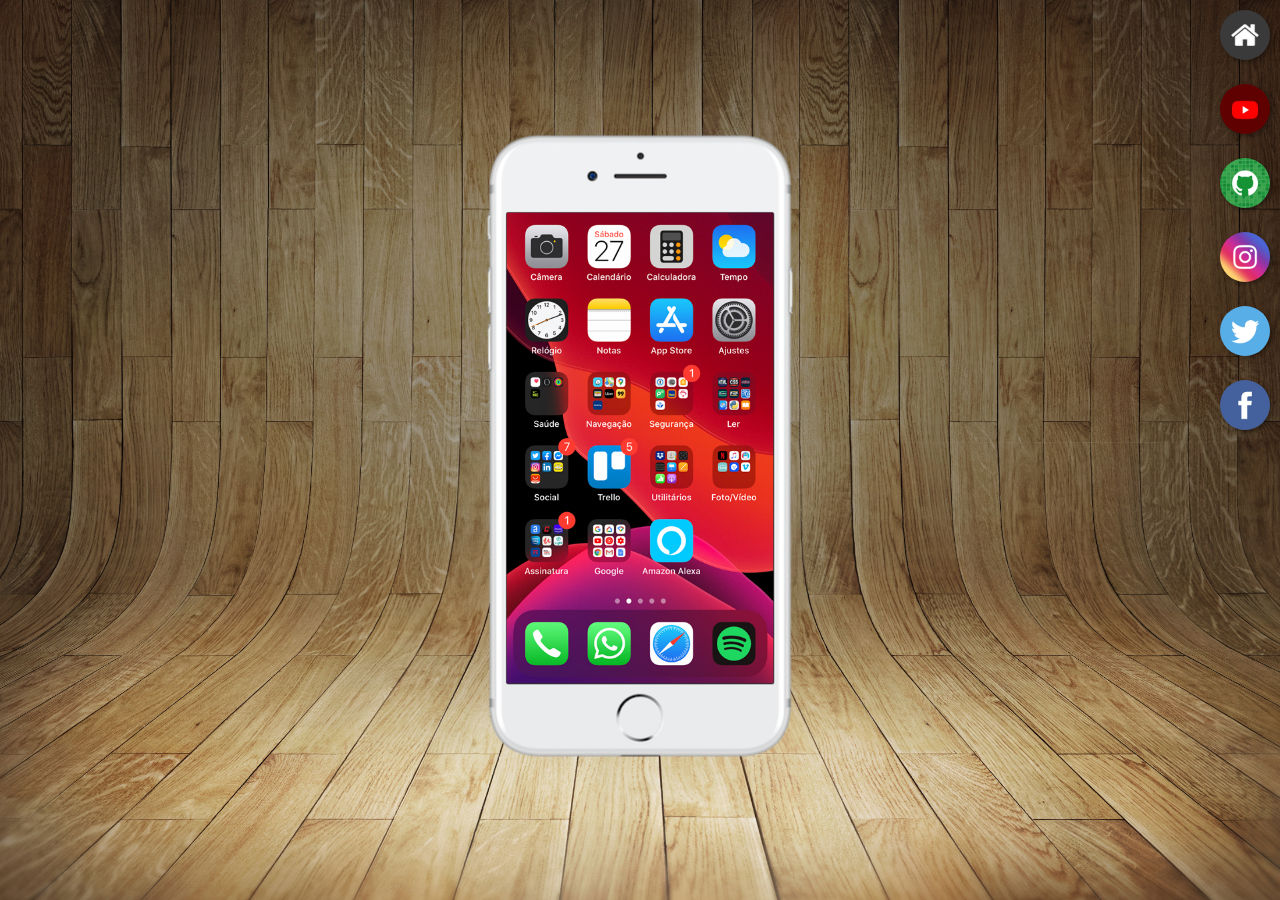
<file: index.html>
<!DOCTYPE html>
<html lang="pt-br">
<head>
  <meta charset="UTF-8">
  <meta http-equiv="X-UA-Compatible" content="IE=edge">
  <meta name="viewport" content="width=device-width, initial-scale=1.0">
  <link rel="shortcut icon" href="estilos/favicon.ico" type="image/x-icon">
  <link rel="stylesheet" href="estilos/css/style.css">
  <title>Projeto Redes Sociais</title>
</head>
<body>
  <main>
    <!--Seção celular-->
    <section id="celular">
      <iframe src="home.html" name="tela" id="tela"  frameborder="0">
        seu navegador não é compatível com isso.
      </iframe>
    </section>
    <!--Seção das redes sociais-->
    <section id="redes-sociais">
      <!--logo imagem Home-->
      <a href="home.html" target="tela"><img src="estilos/imagens/logo-home.jpg" alt="logo-home"></a>
      <!--Logo imagem youtube-->
      <a href="youtube.html" target="tela"><img src="estilos/imagens/logo-youtube.jpg" alt="logo-youtube"></a>
      <!--Logo imagem Github-->
      <a href="github.html" target="tela"><img src="estilos/imagens/logo-github.jpg" alt="logo-github"></a>
      <!--Logo imagem Instagram-->
      <a href="instagram.html" target="tela"><img src="estilos/imagens/logo-instagram.jpg" alt="logo-instagram"></a>
      <!--Logo imagem Twitter-->
      <a href="twitter.html" target="tela"><img src="estilos/imagens/logo-twitter.jpg" alt="logo-twitter"></a>
      <!--Logo imagem Facebook-->
      <a href="facebook.html" target="tela"><img src="estilos/imagens/logo-facebook.jpg" alt="logo-facebook"></a>
    </section>
  </main>
</body>
</html>
</file>
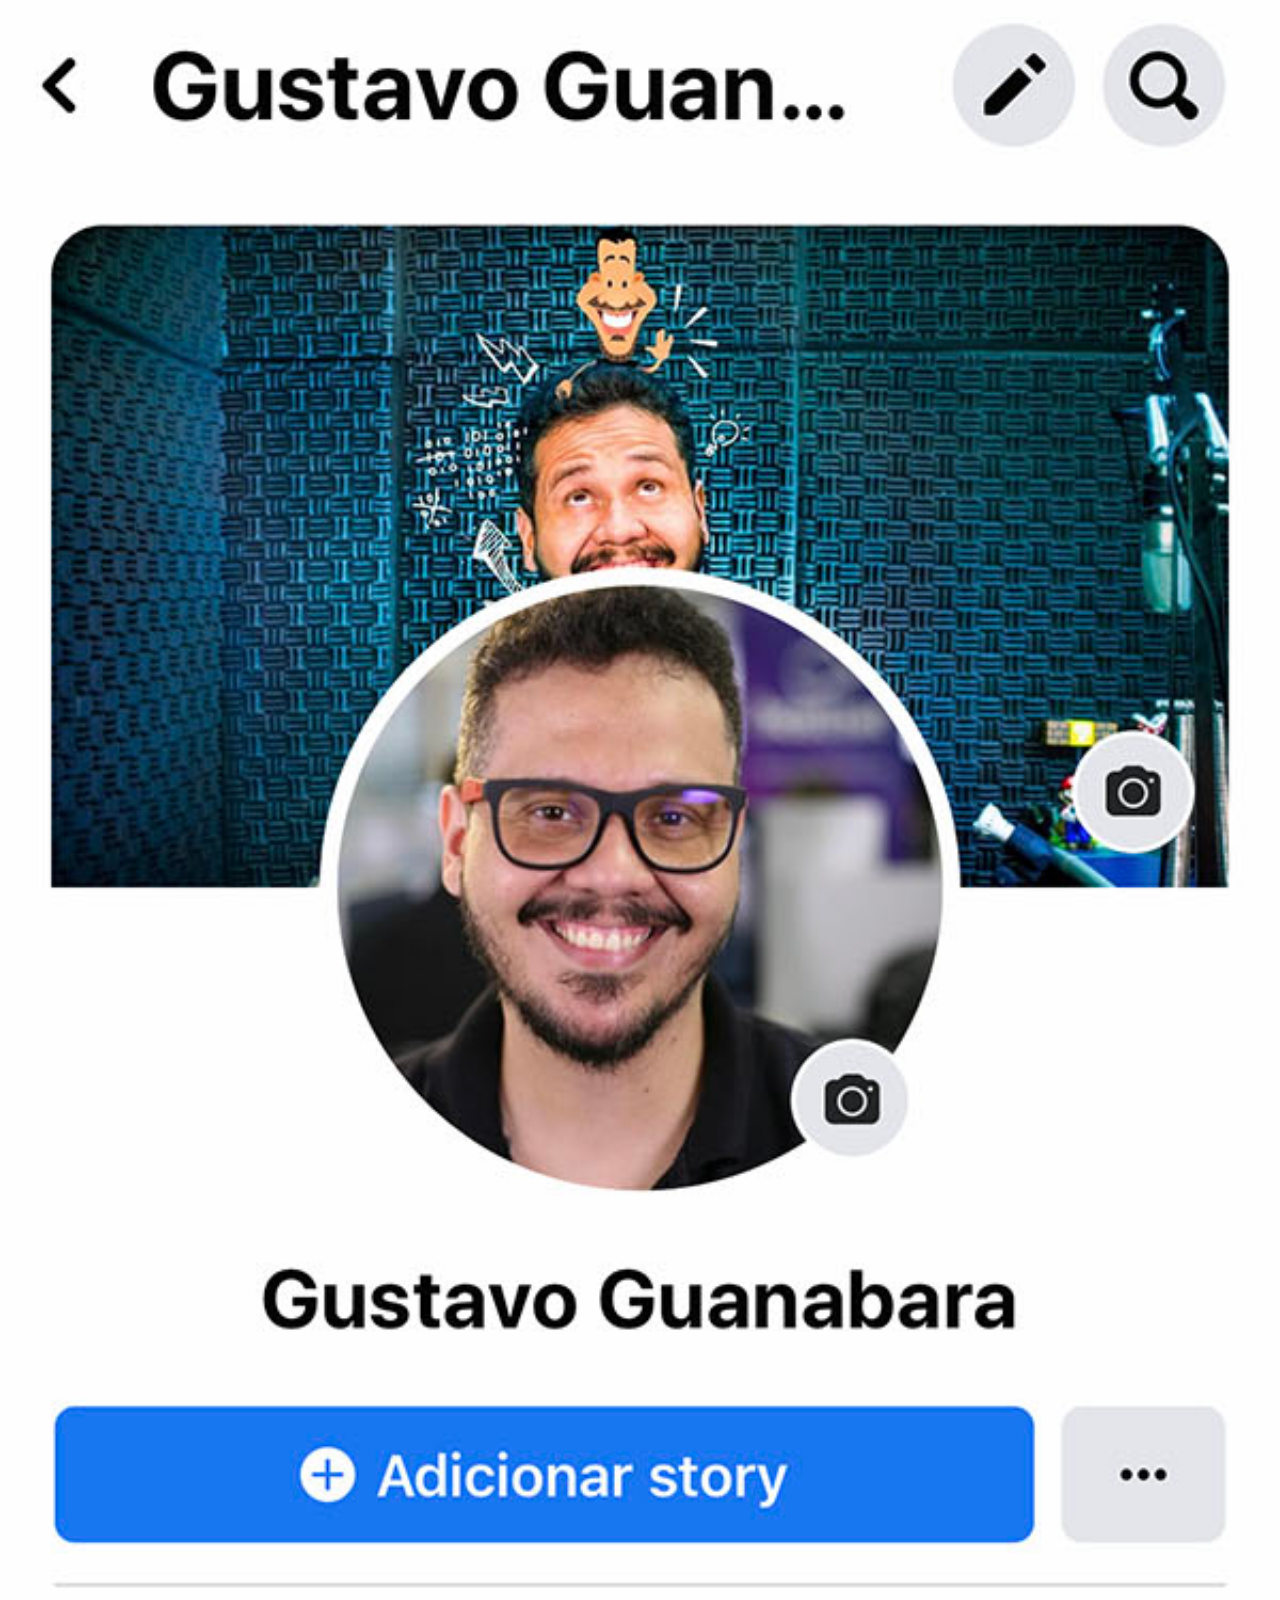
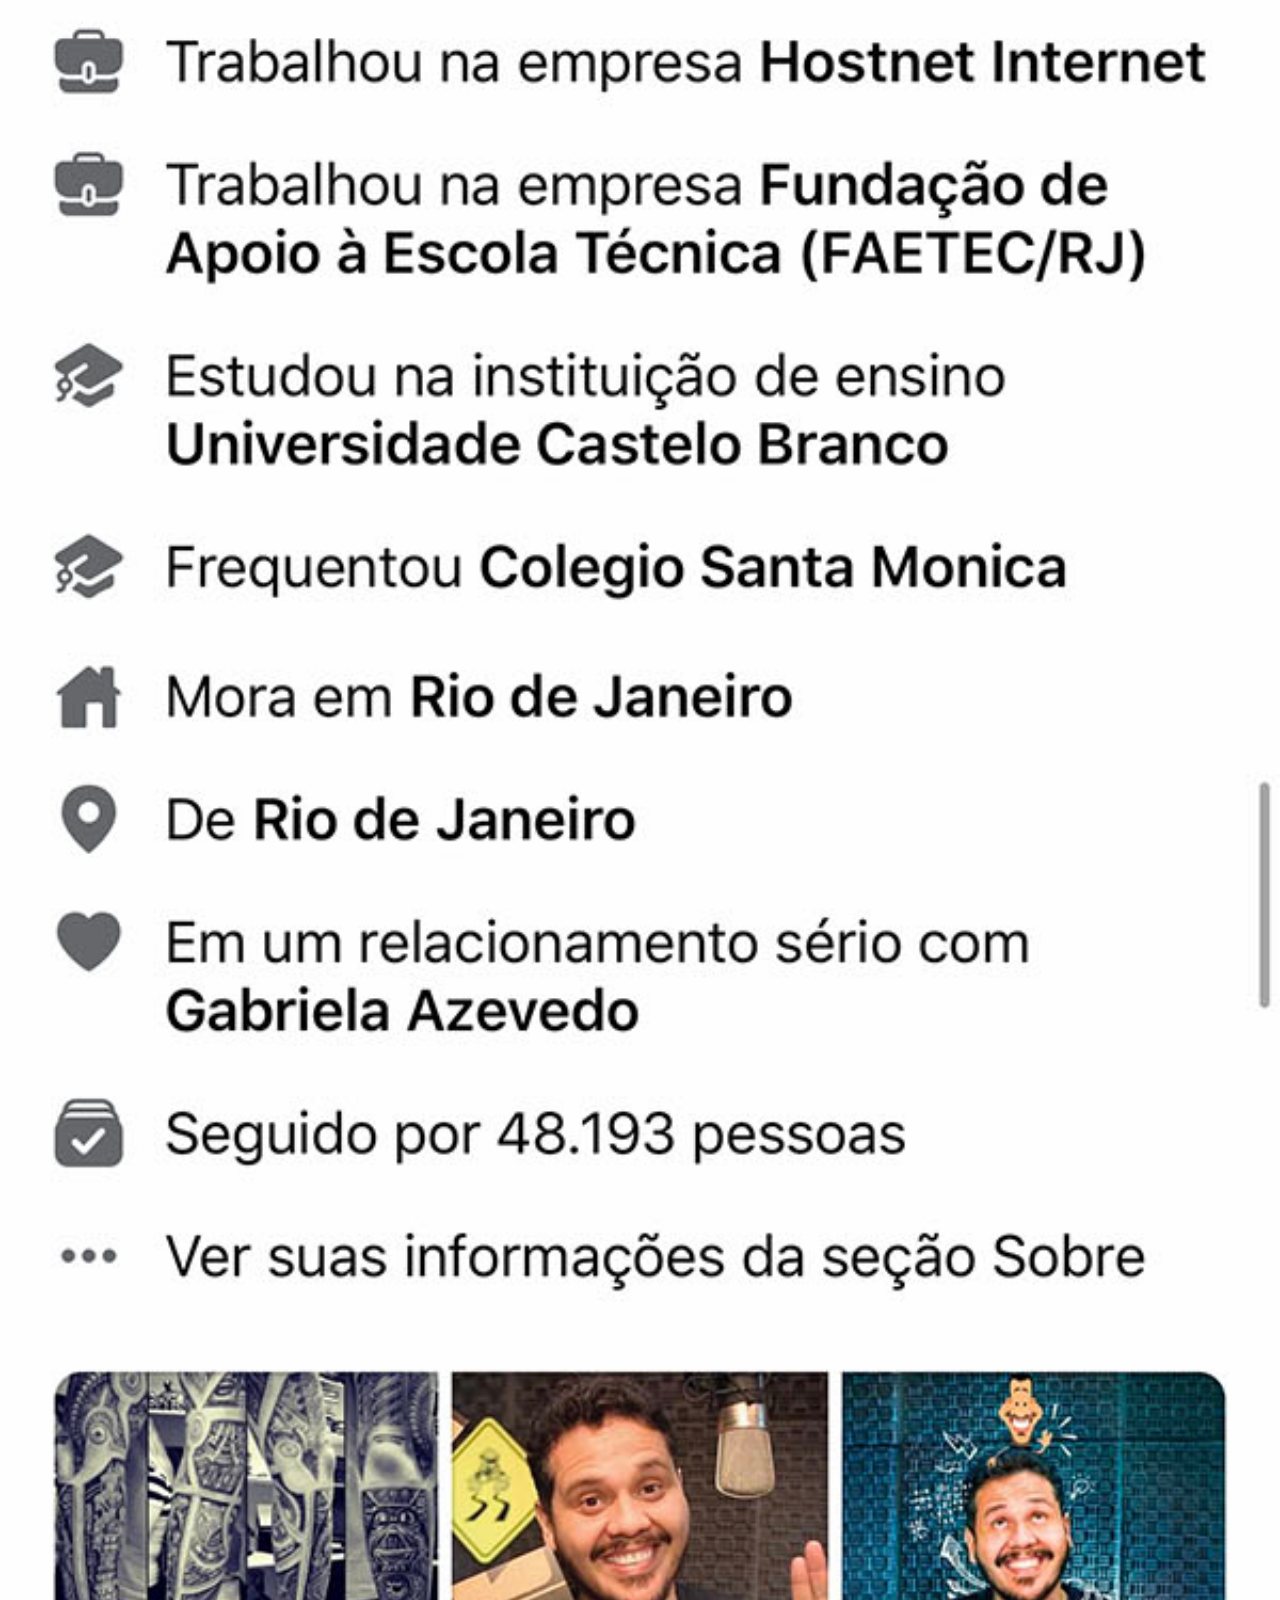
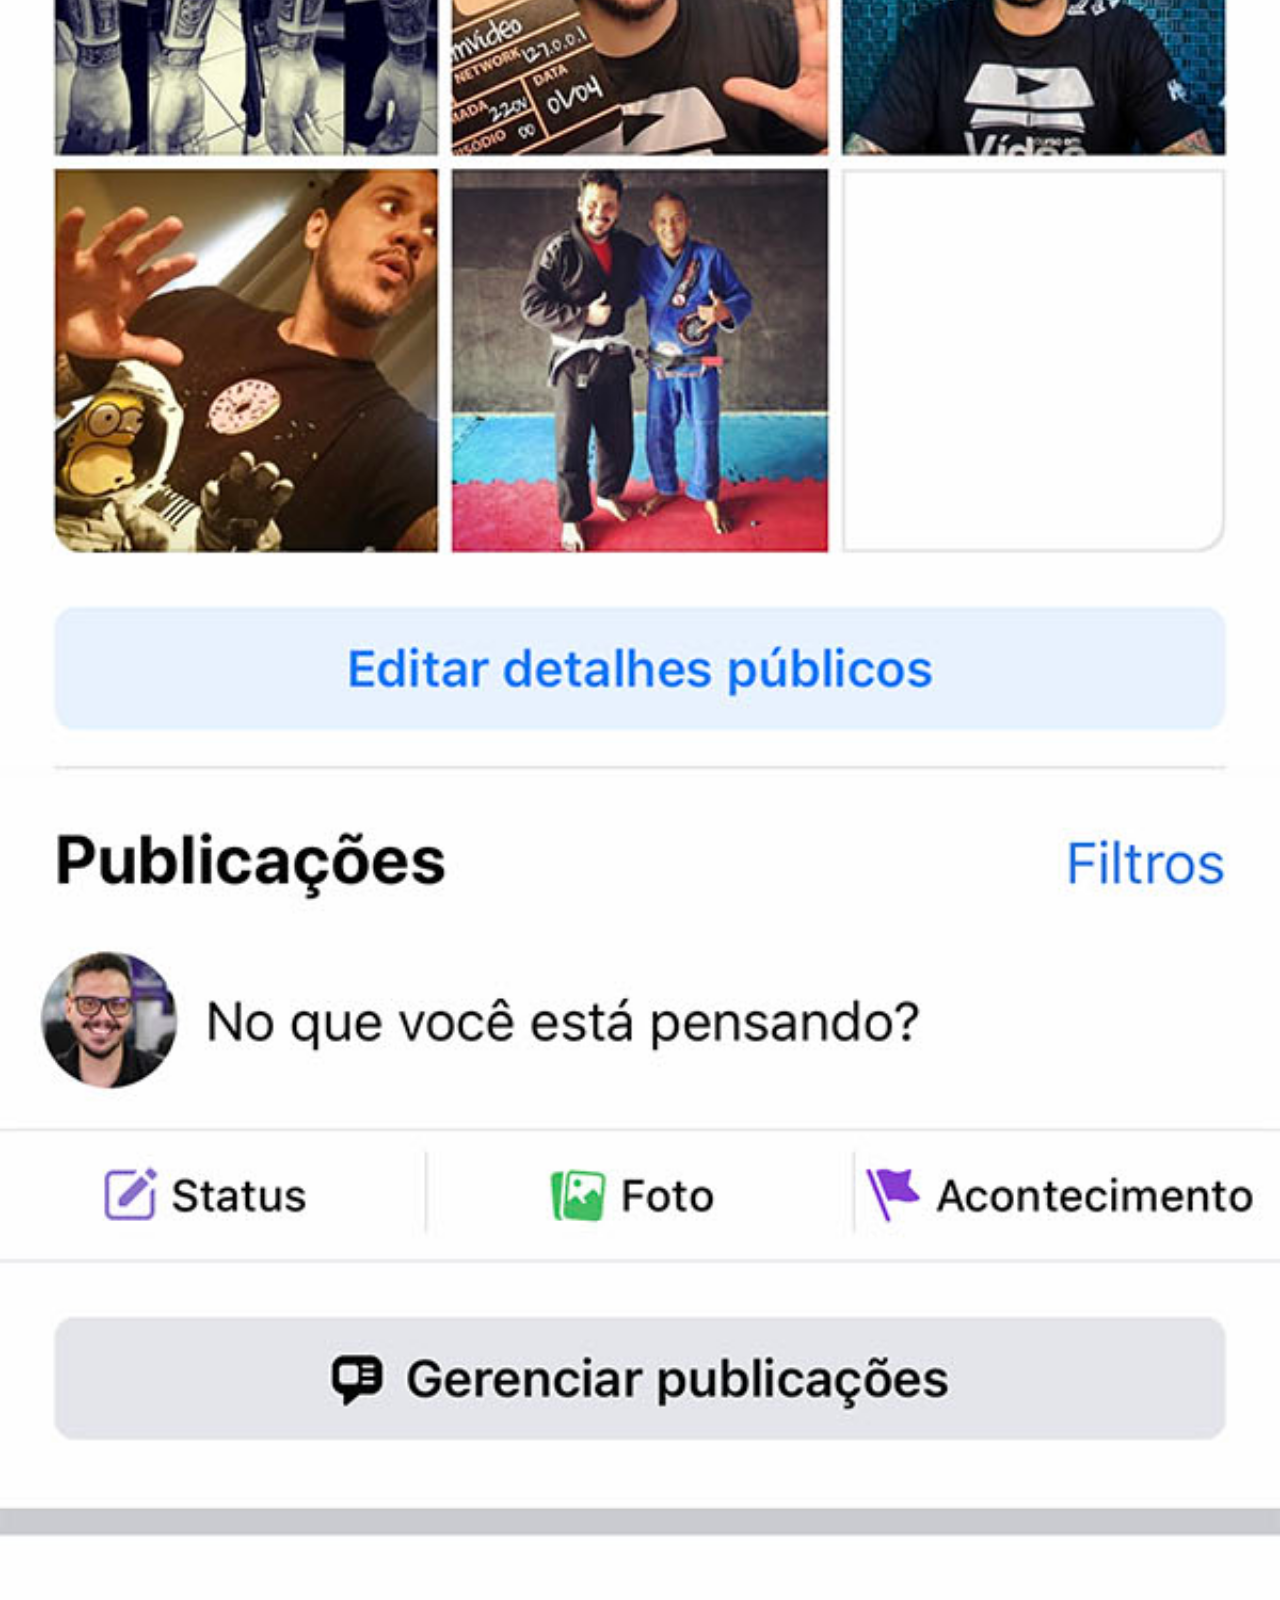
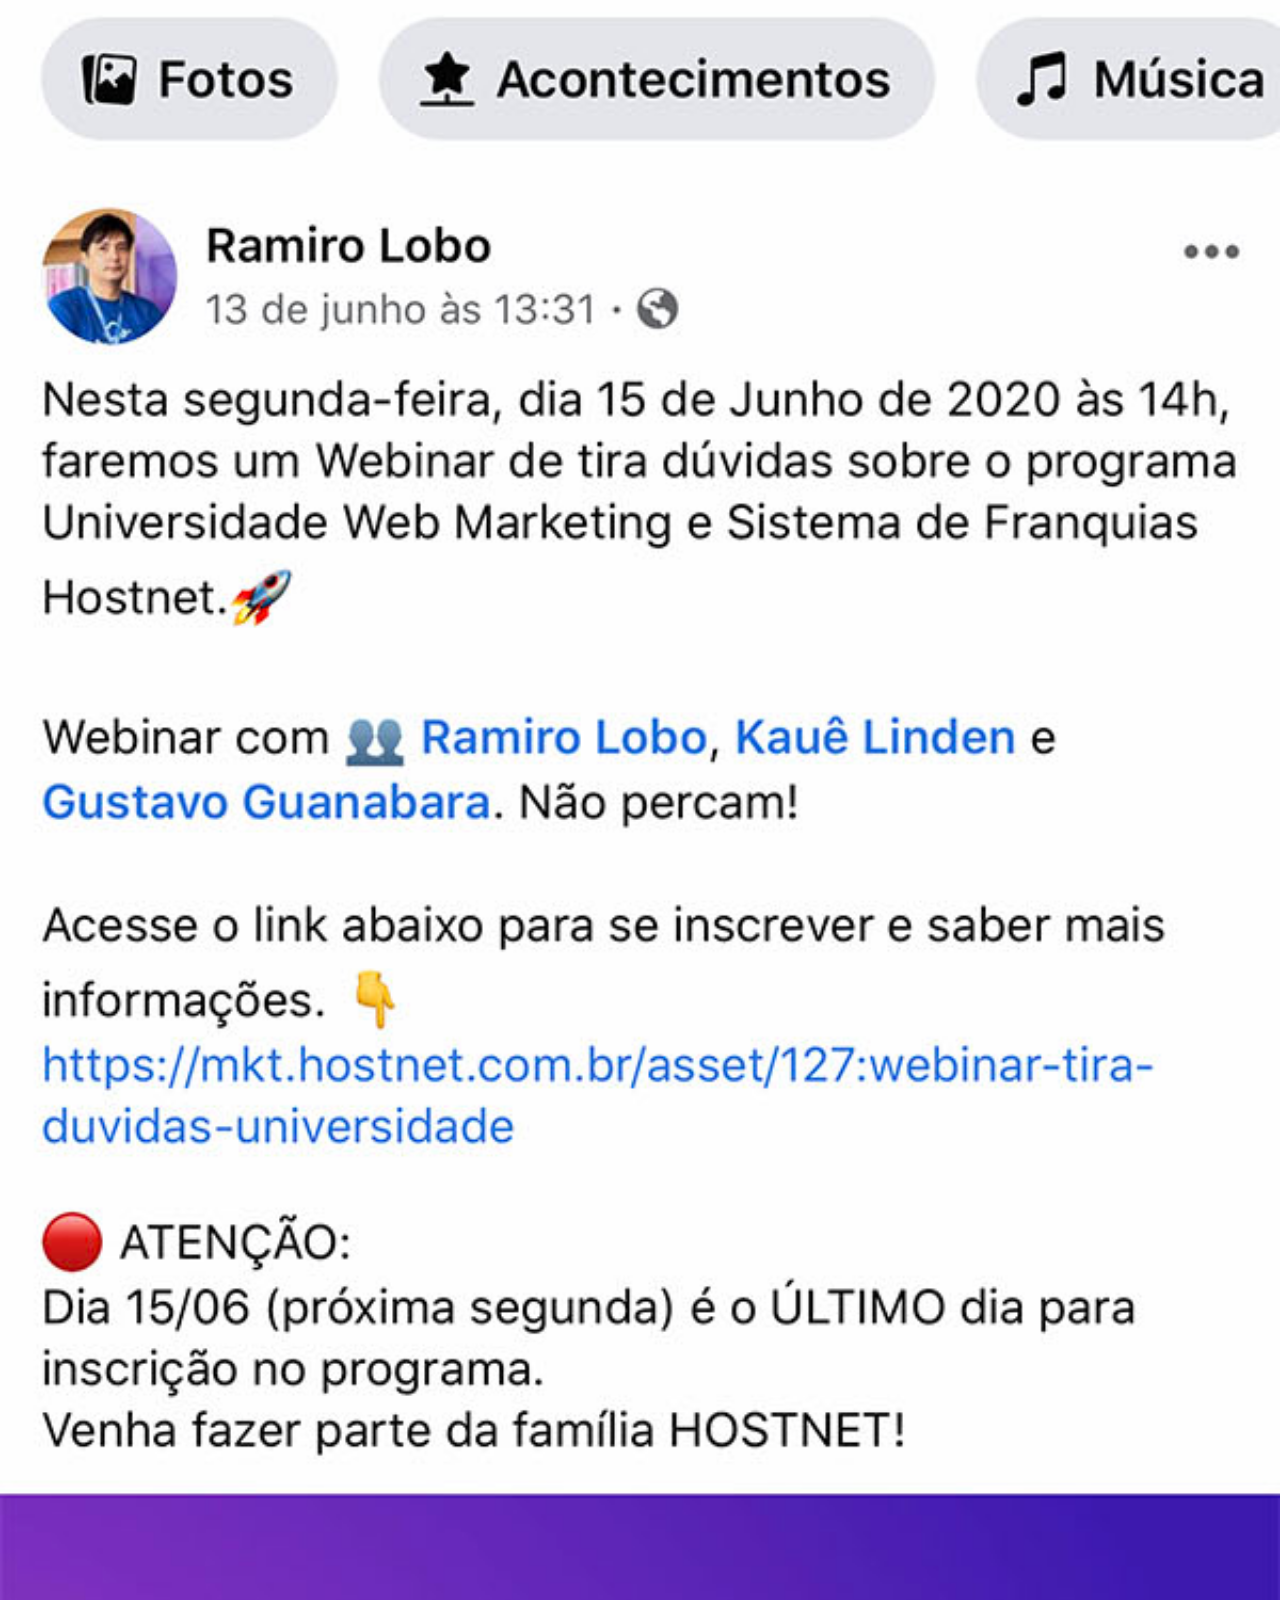
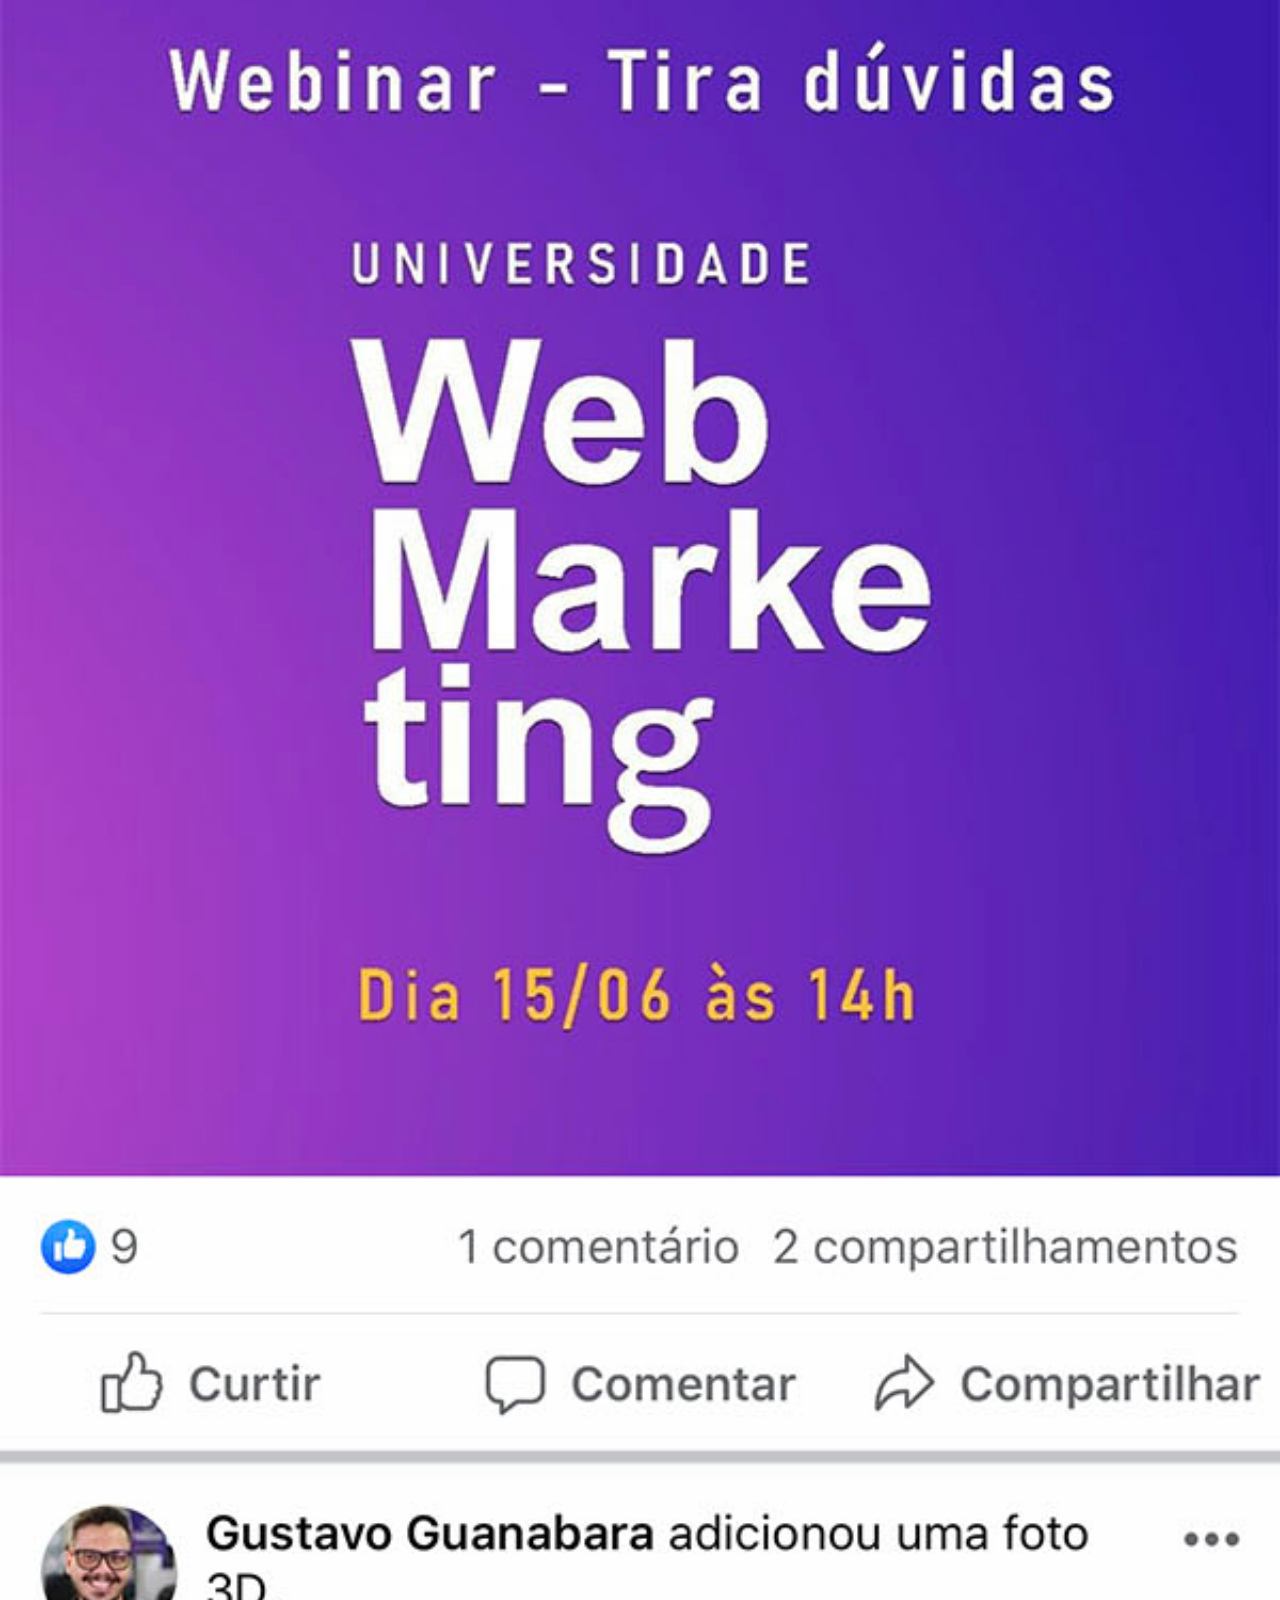
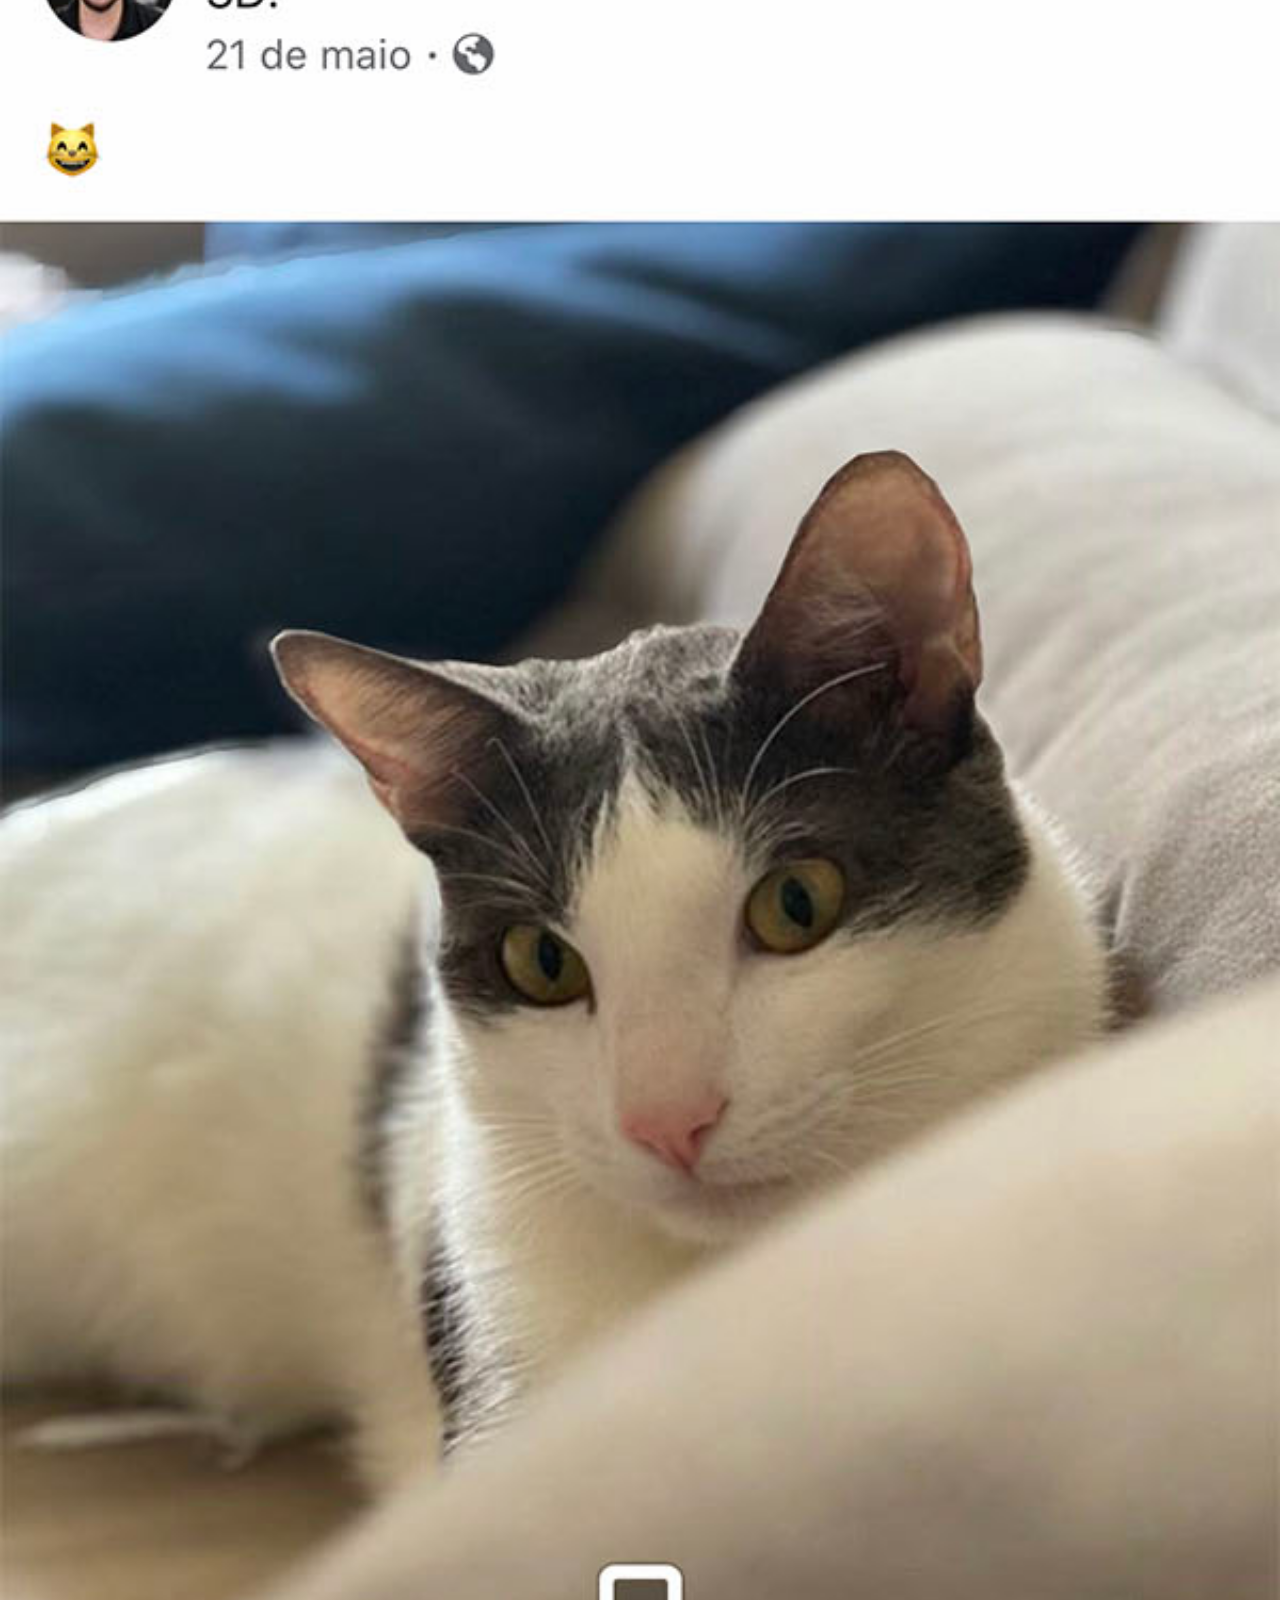
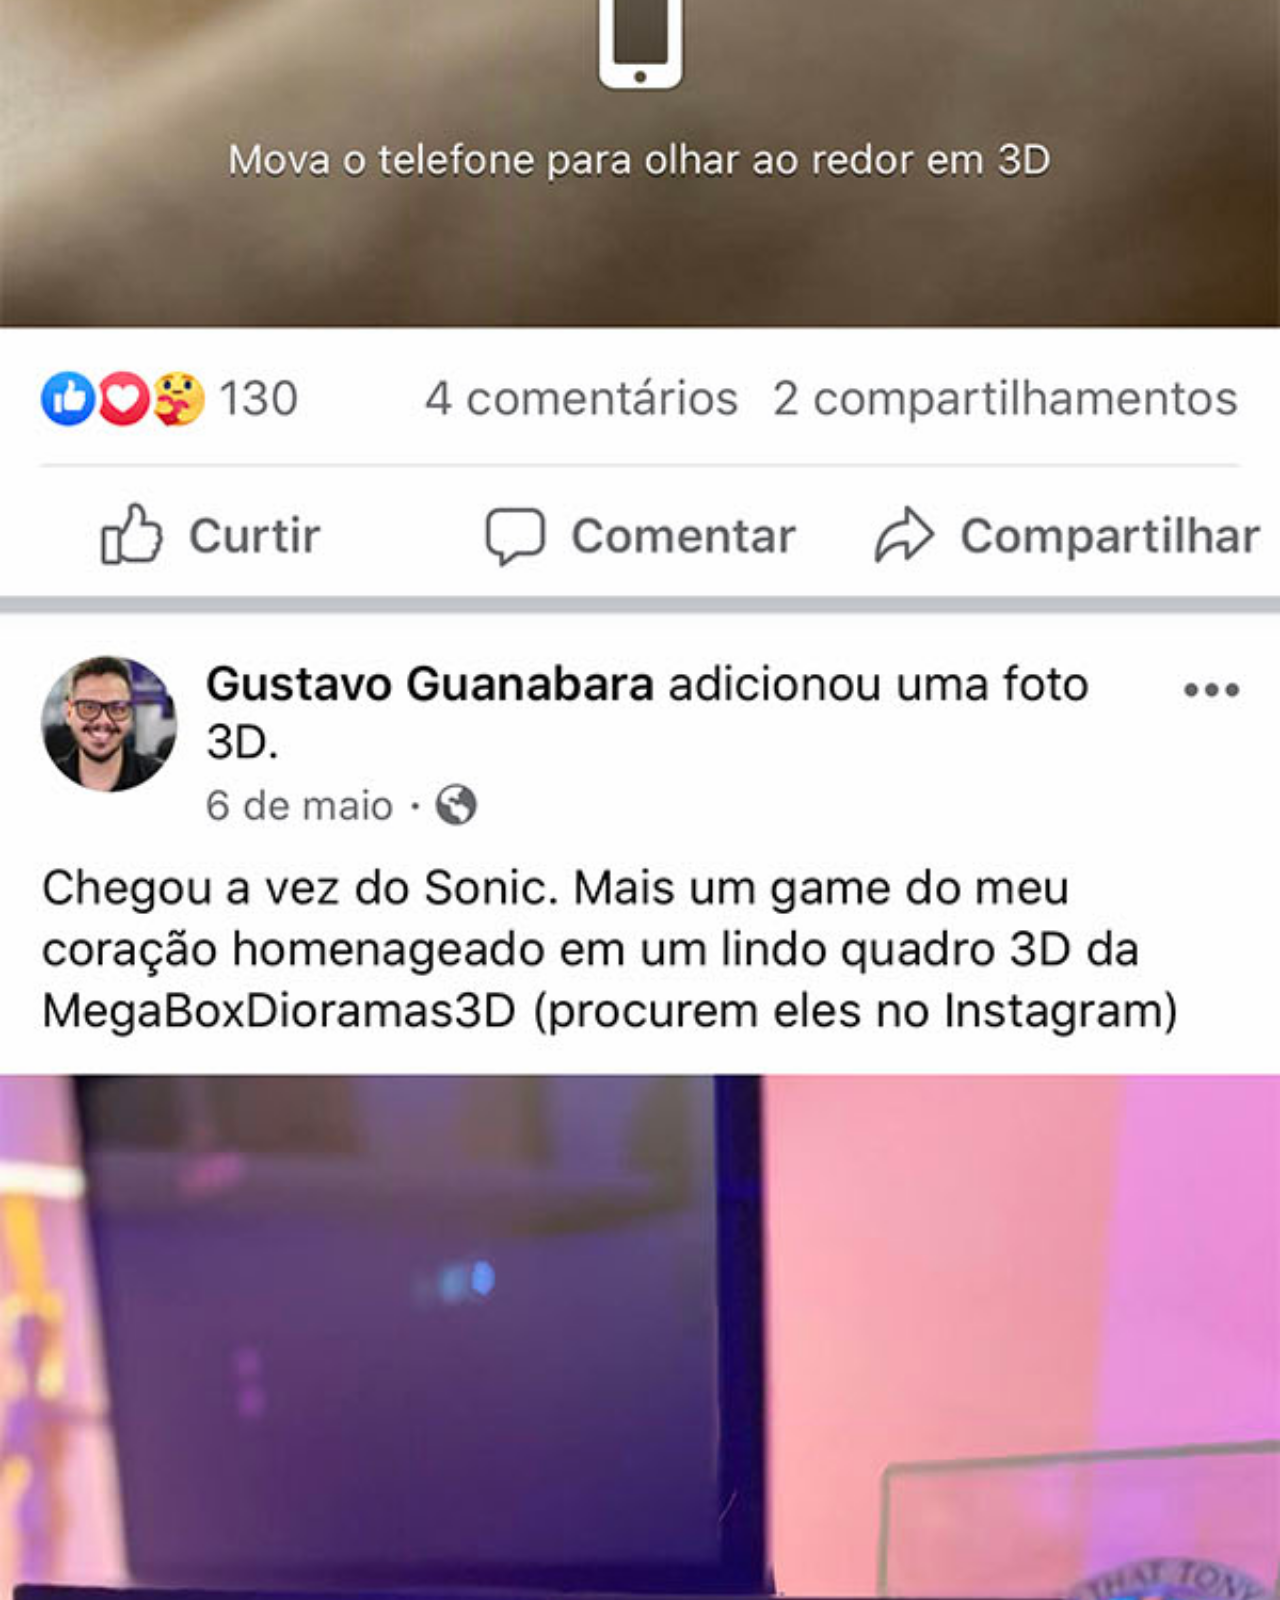
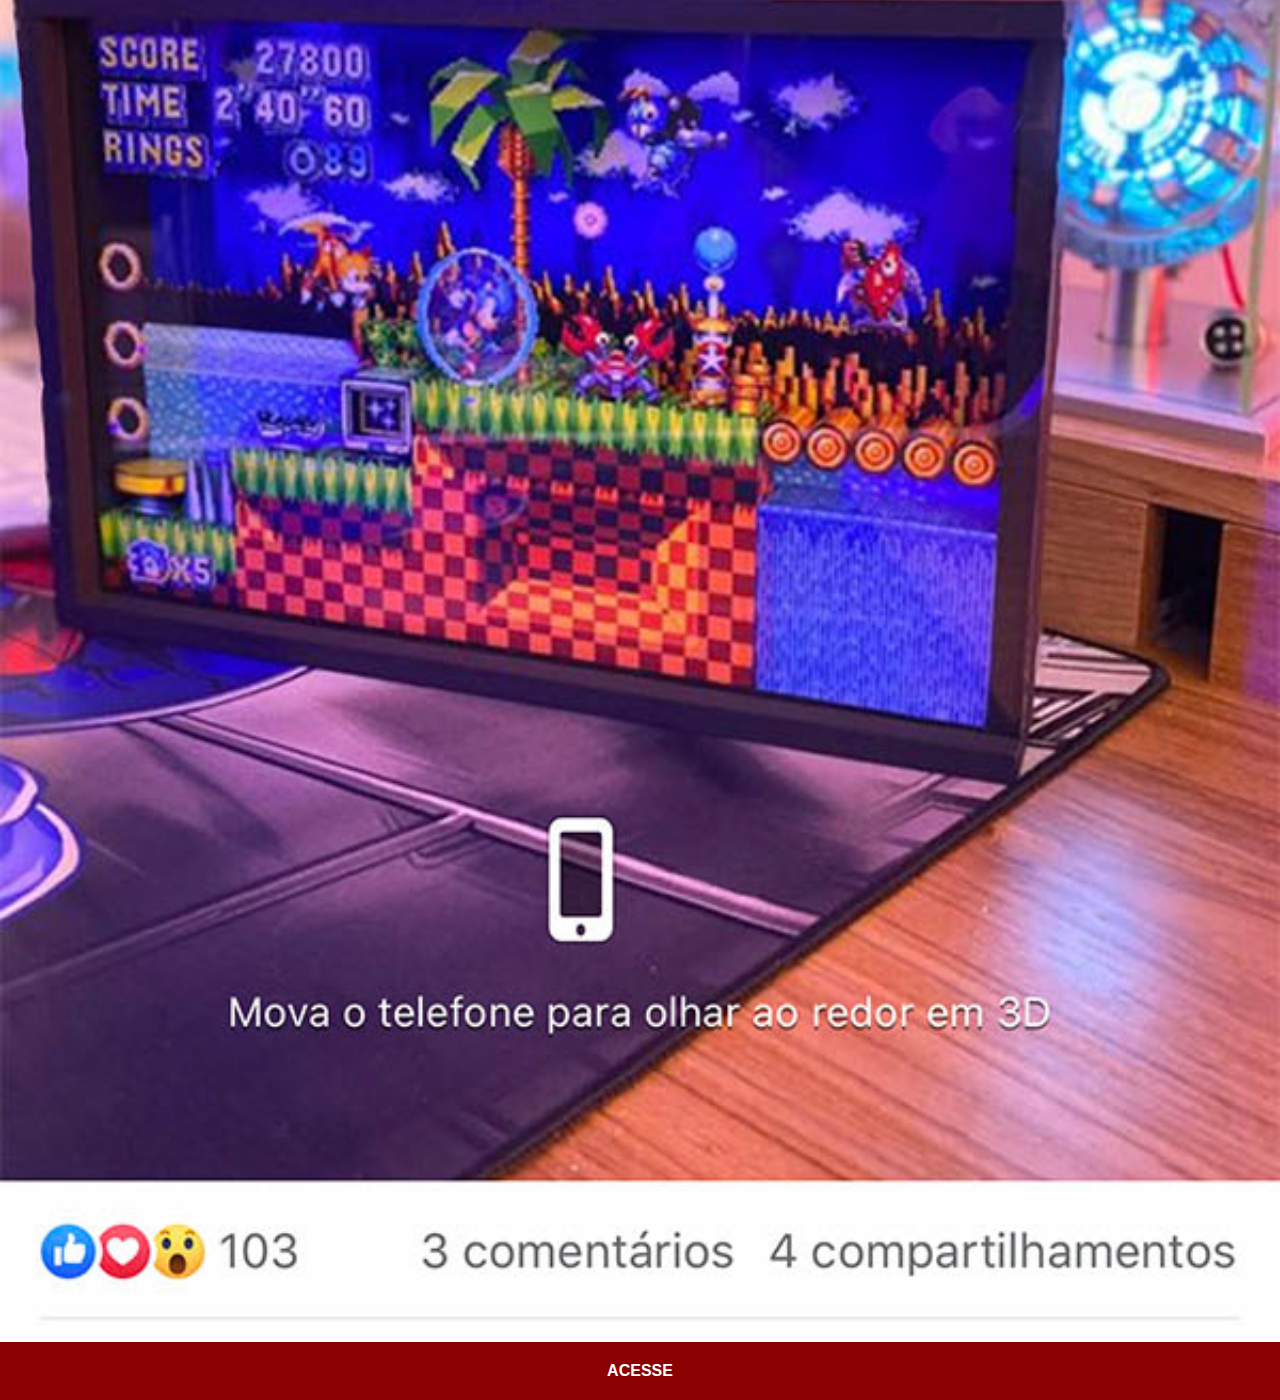
<file: facebook.html>
<!DOCTYPE html>
<html lang="en">
<head>
    <meta charset="UTF-8">
    <meta http-equiv="X-UA-Compatible" content="IE=edge">
    <meta name="viewport" content="width=device-width, initial-scale=1.0">
    <link rel="stylesheet" href="estilos/css/facebook.css">
    <title>Facebook</title>
</head>
<body>
    <img src="estilos/imagens/tela-facebook.jpg" alt="tela-facebook">
    <a href="https://web.facebook.com/profile.php?id=100011045645248" target="_blank">ACESSE</a>
</body>
</html>
</file>
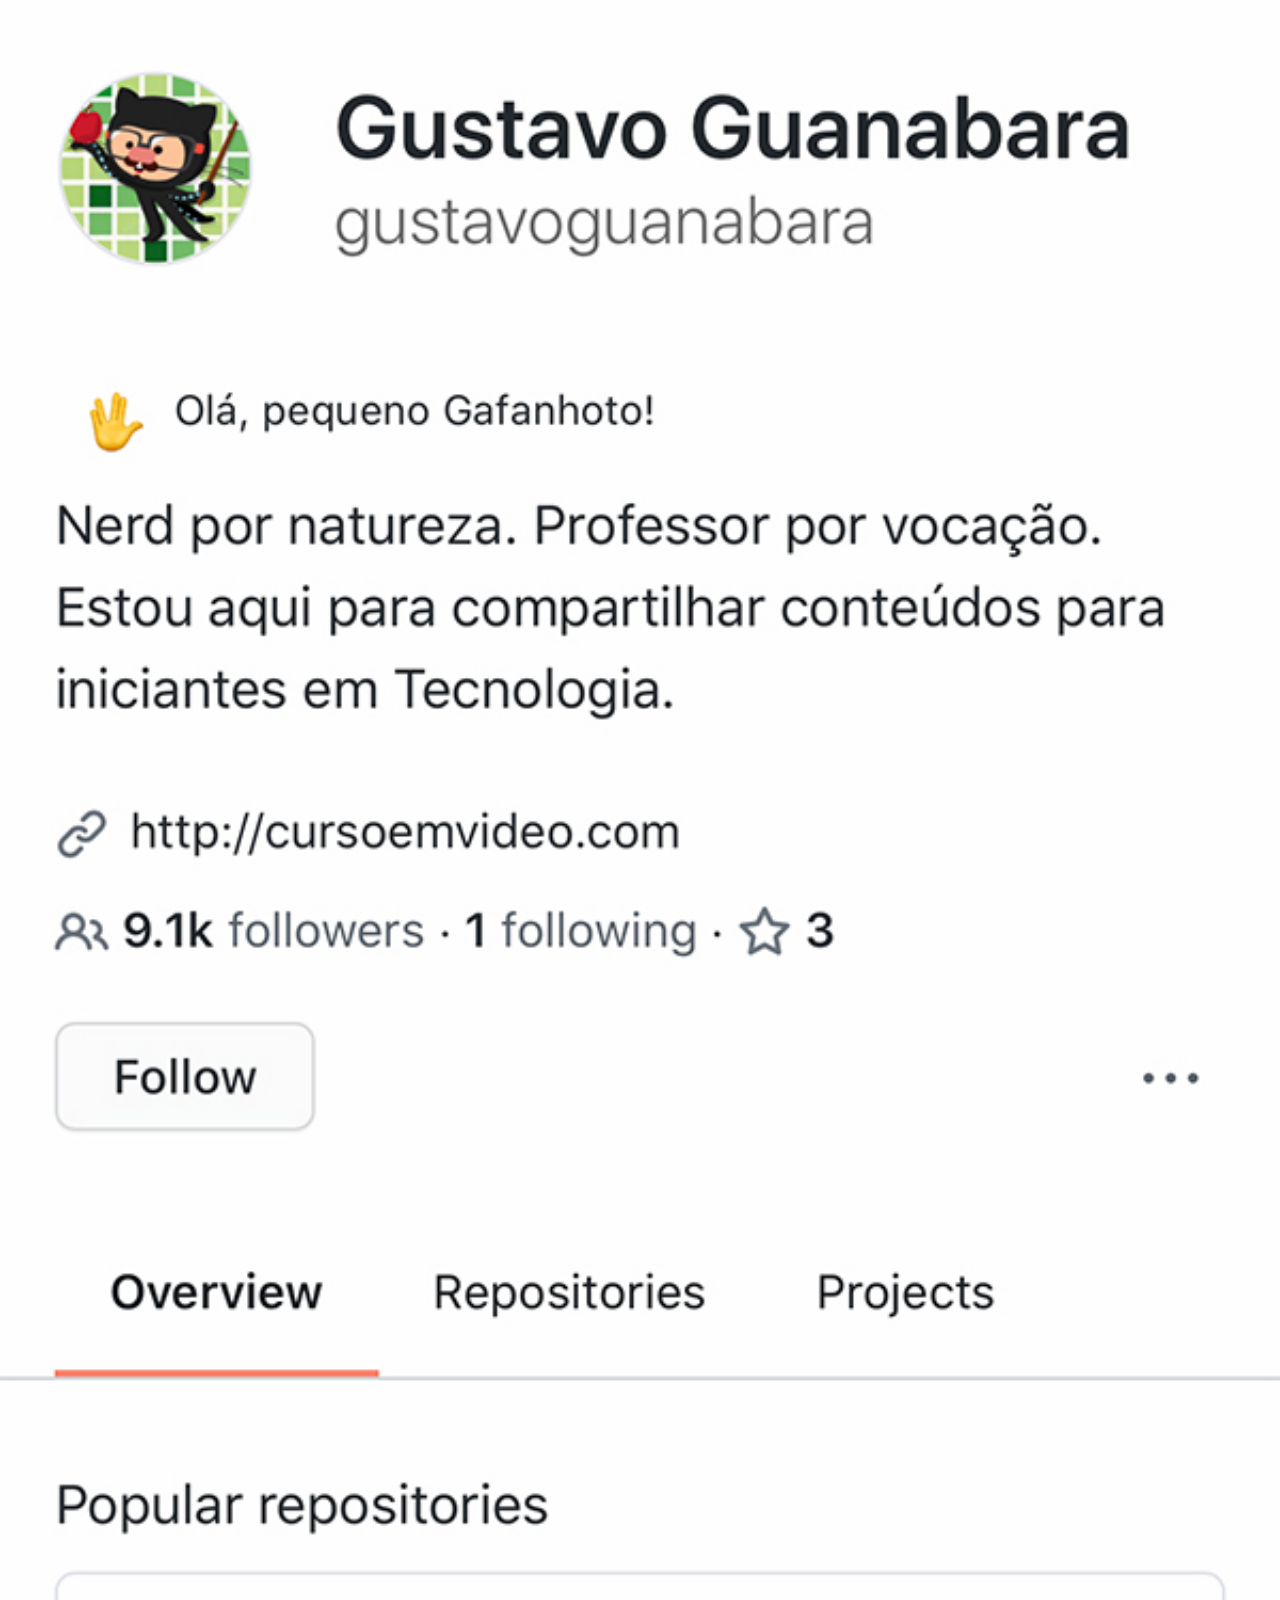
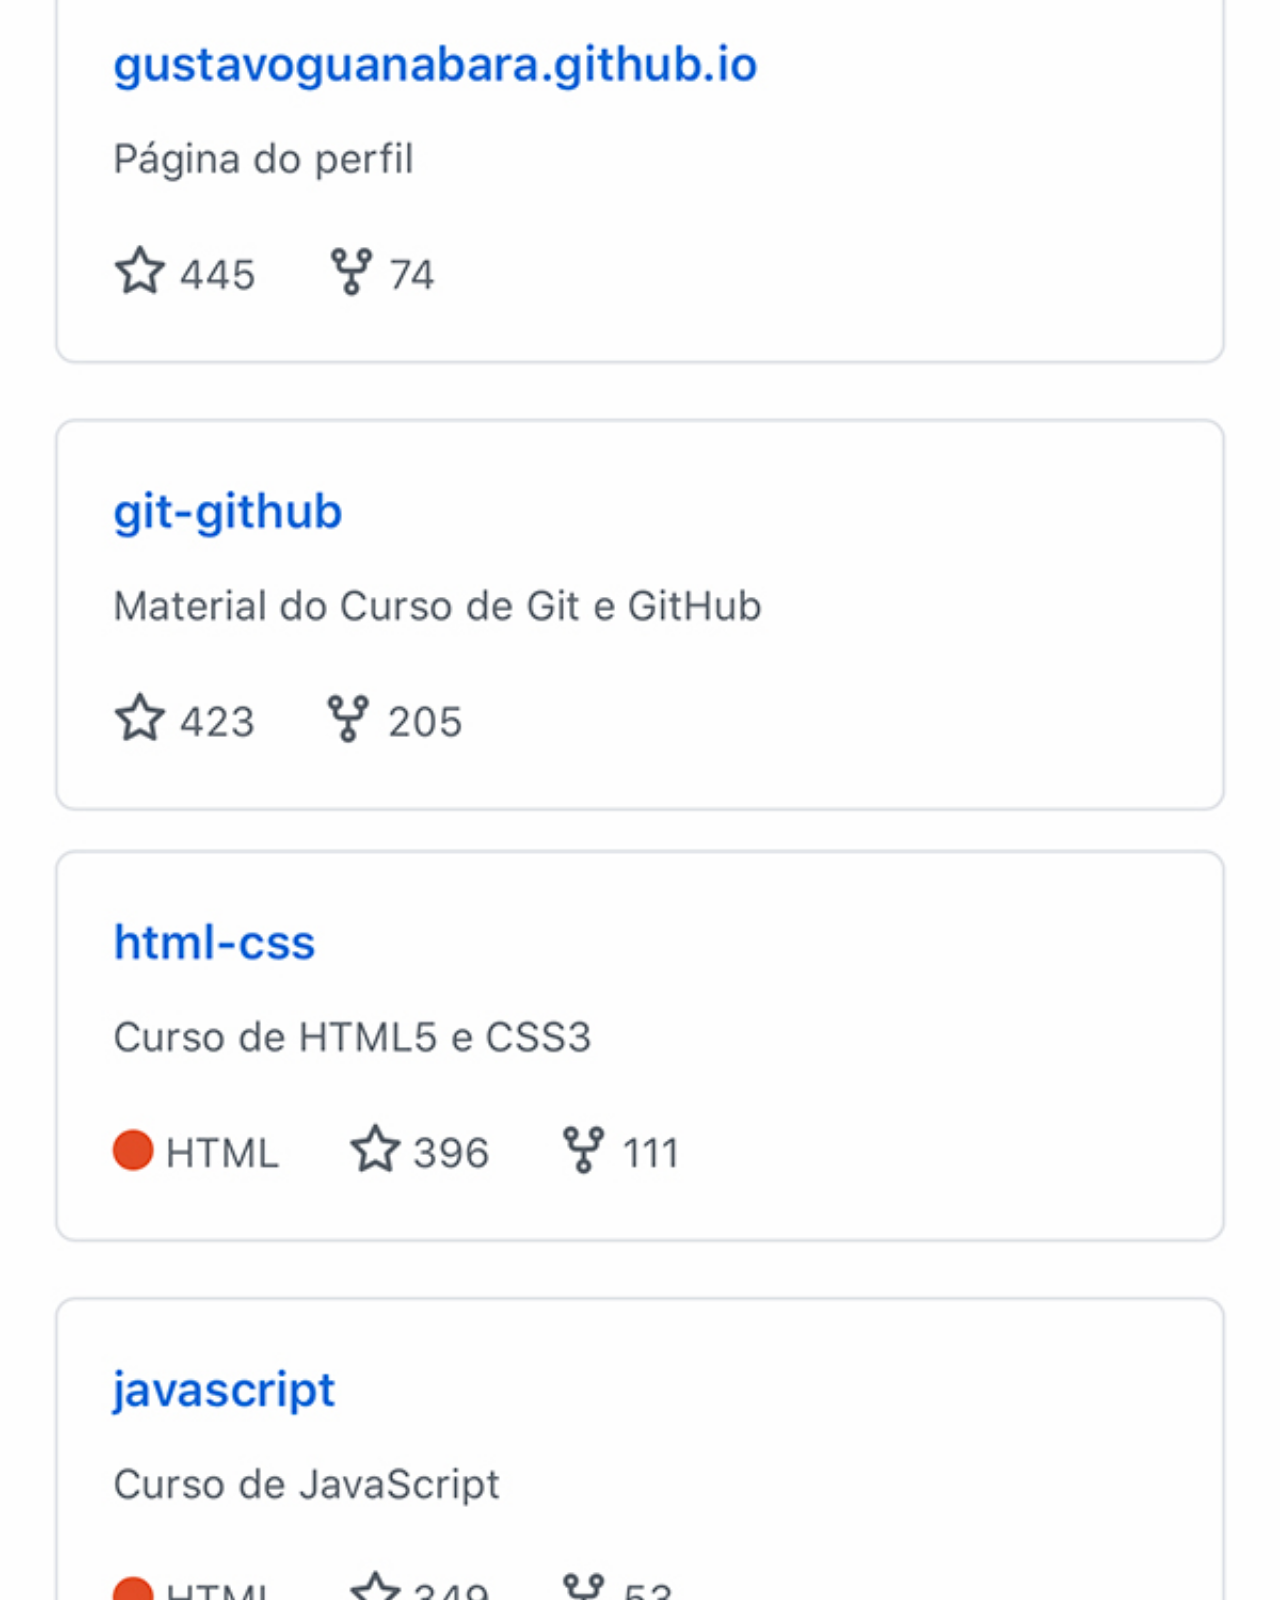
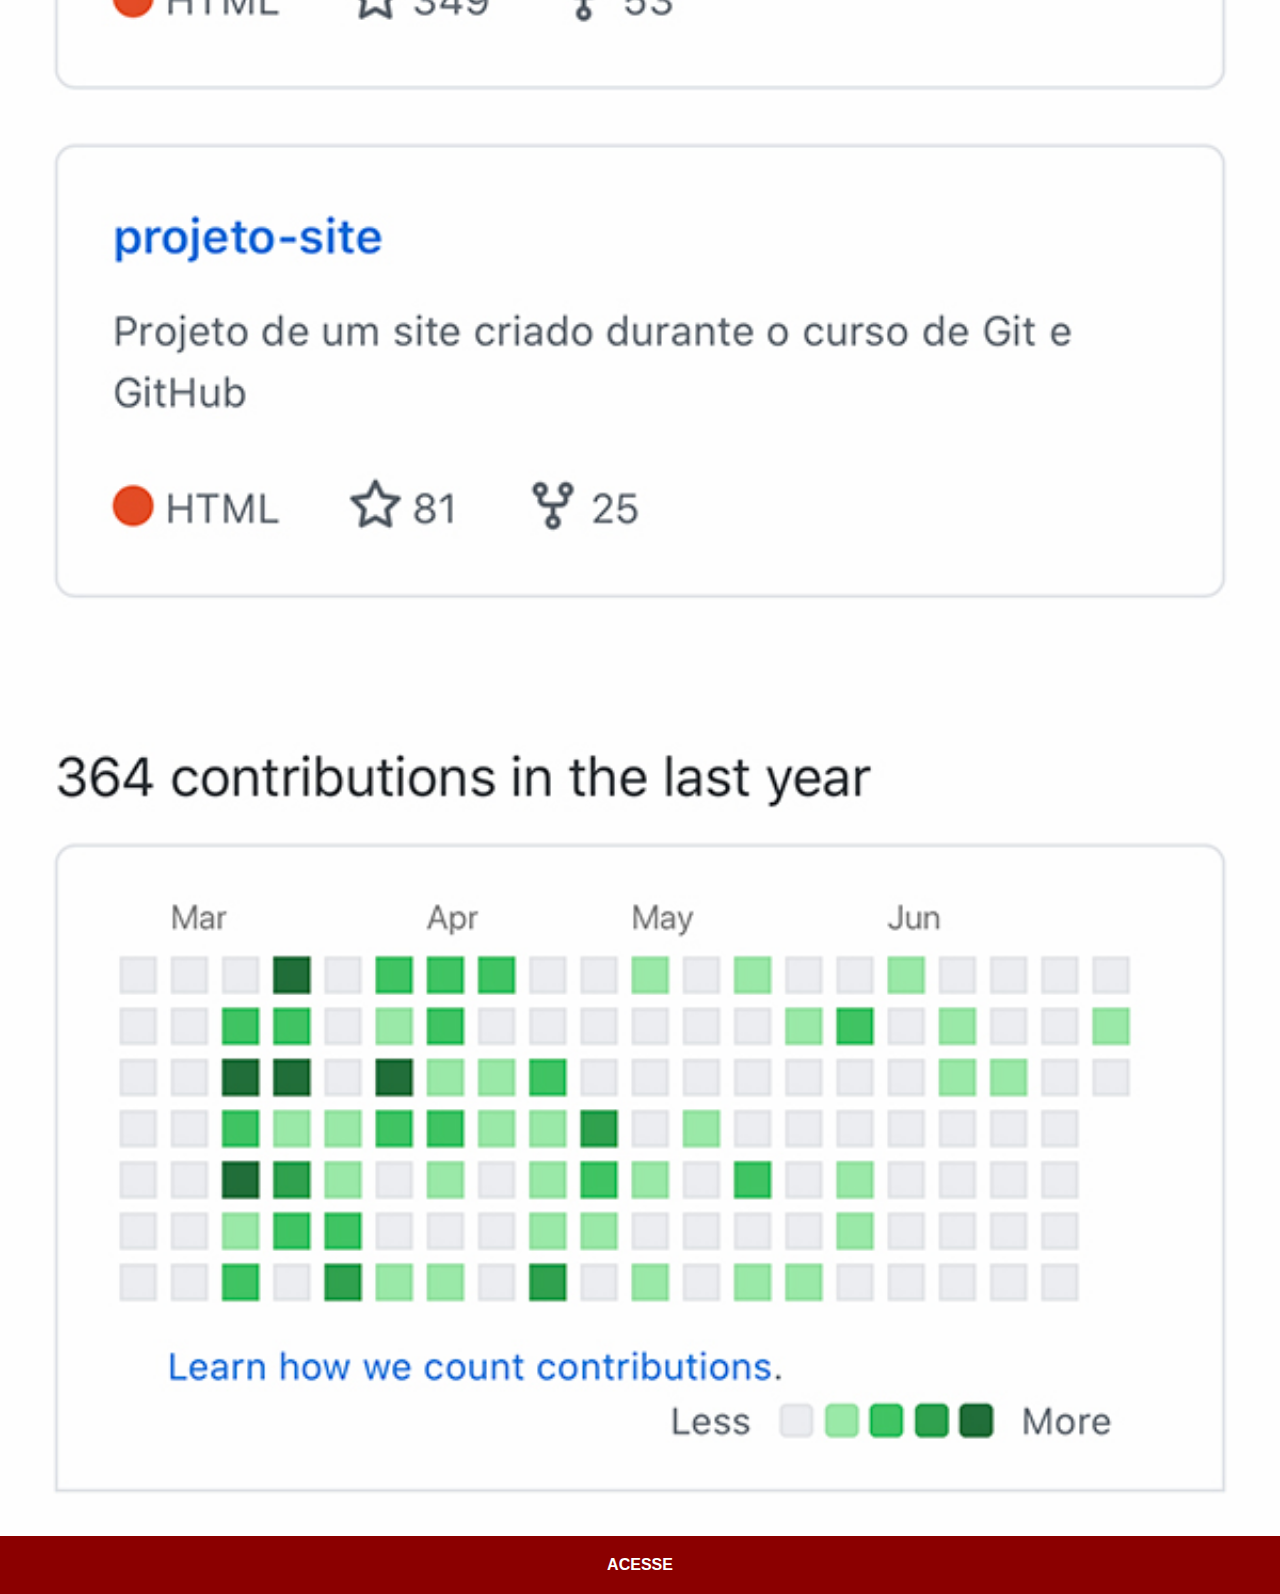
<file: github.html>
<!DOCTYPE html>
<html lang="pt-br">
<head>
    <meta charset="UTF-8">
    <meta http-equiv="X-UA-Compatible" content="IE=edge">
    <meta name="viewport" content="width=device-width, initial-scale=1.0">
    <link rel="stylesheet" href="estilos/css/github.css">
    <title>Github</title>
</head>
<body>
    <img src="estilos/imagens/tela-github.jpg" alt="tela-github">
    <a href="https://github.com/GustavoCarvalhoRodrigues" target="_blank">ACESSE</a>
</body>
</html>
</file>
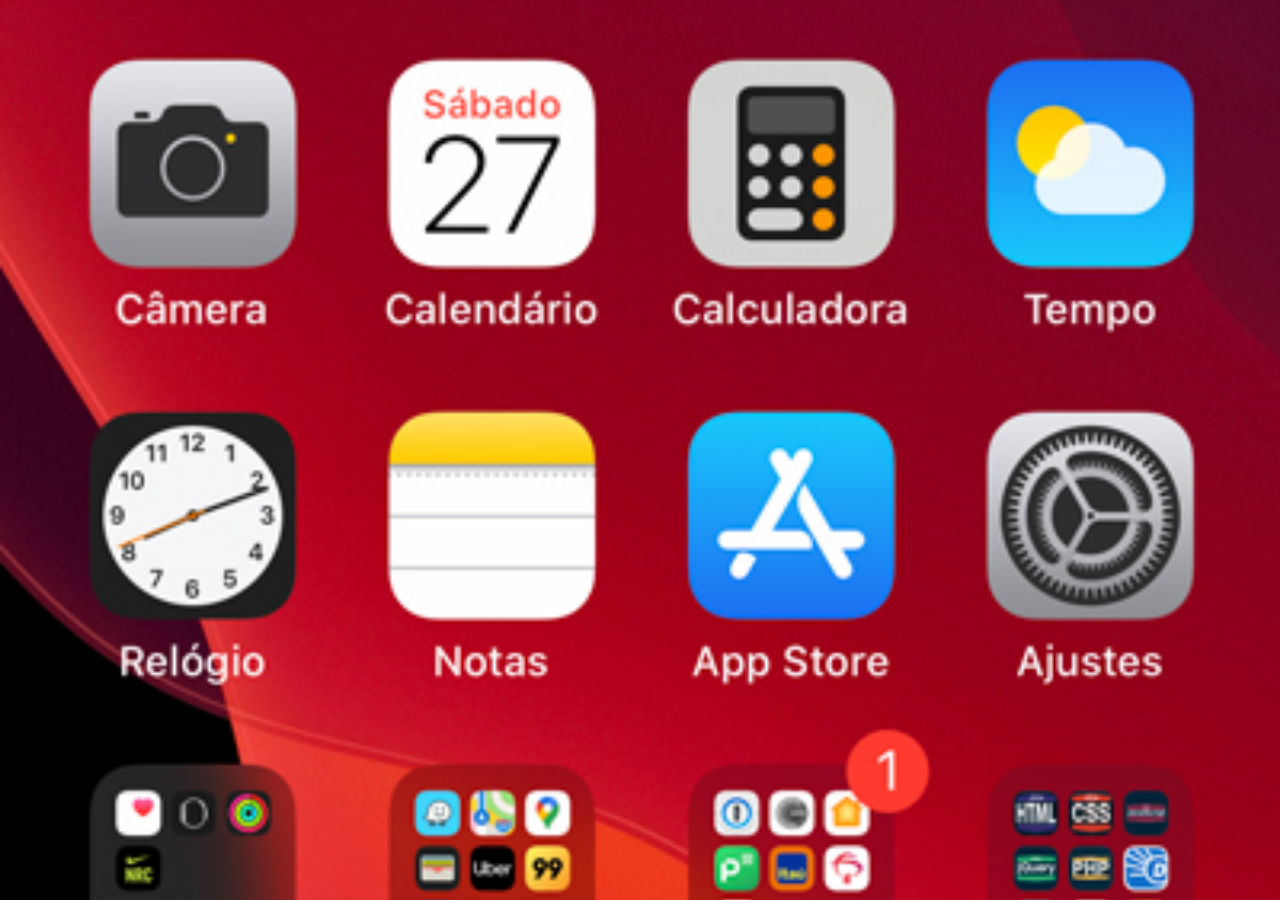
<file: home.html>
<!DOCTYPE html>
<html lang="pt-br">
<head>
    <meta charset="UTF-8">
    <meta http-equiv="X-UA-Compatible" content="IE=edge">
    <meta name="viewport" content="width=device-width, initial-scale=1.0">
    <title>Home</title>
    <style>
        *{
            margin: 0px;
            padding: 0px;
        }
        body{
            height: 100vh;
            width: 100vw;
            background: black url('./estilos/imagens/tela-home.jpg') no-repeat top center;
            background-size: cover;
        }
    </style>
</head>
<body>
    
</body>
</html>
</file>
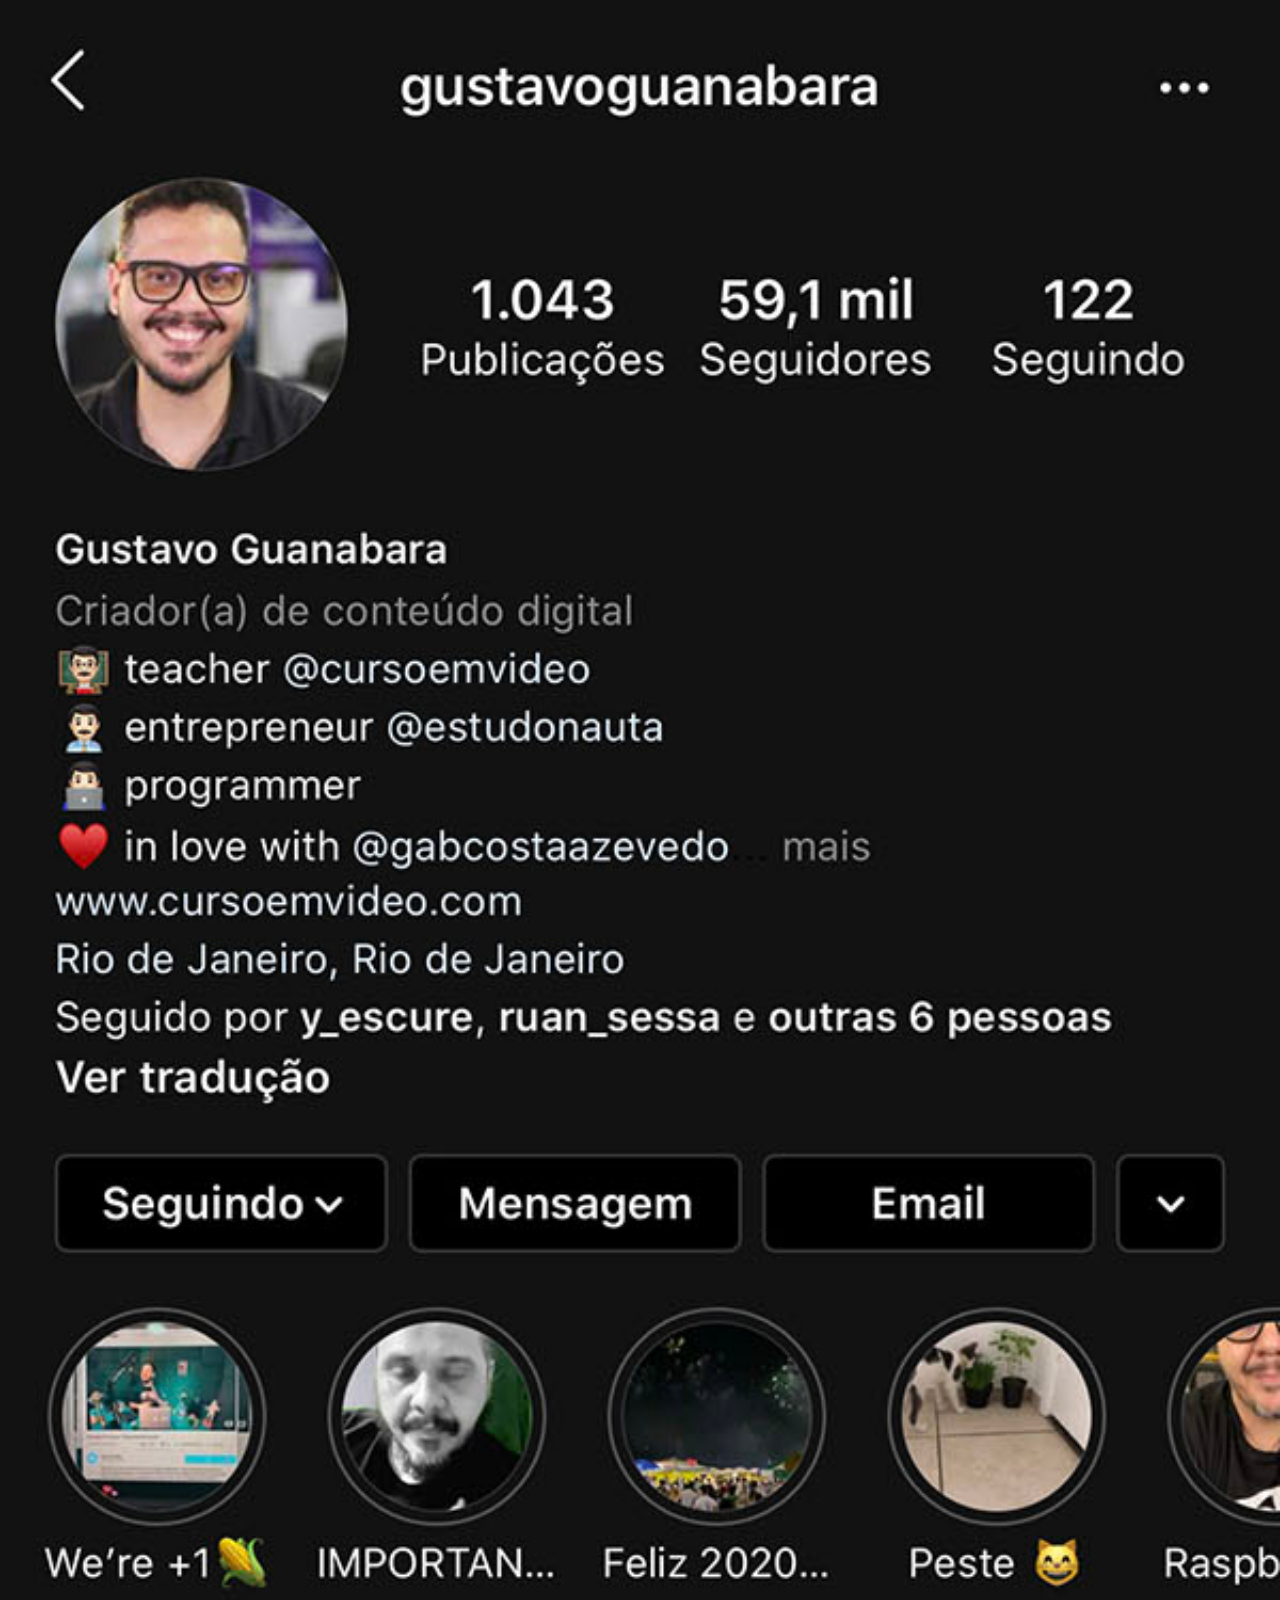
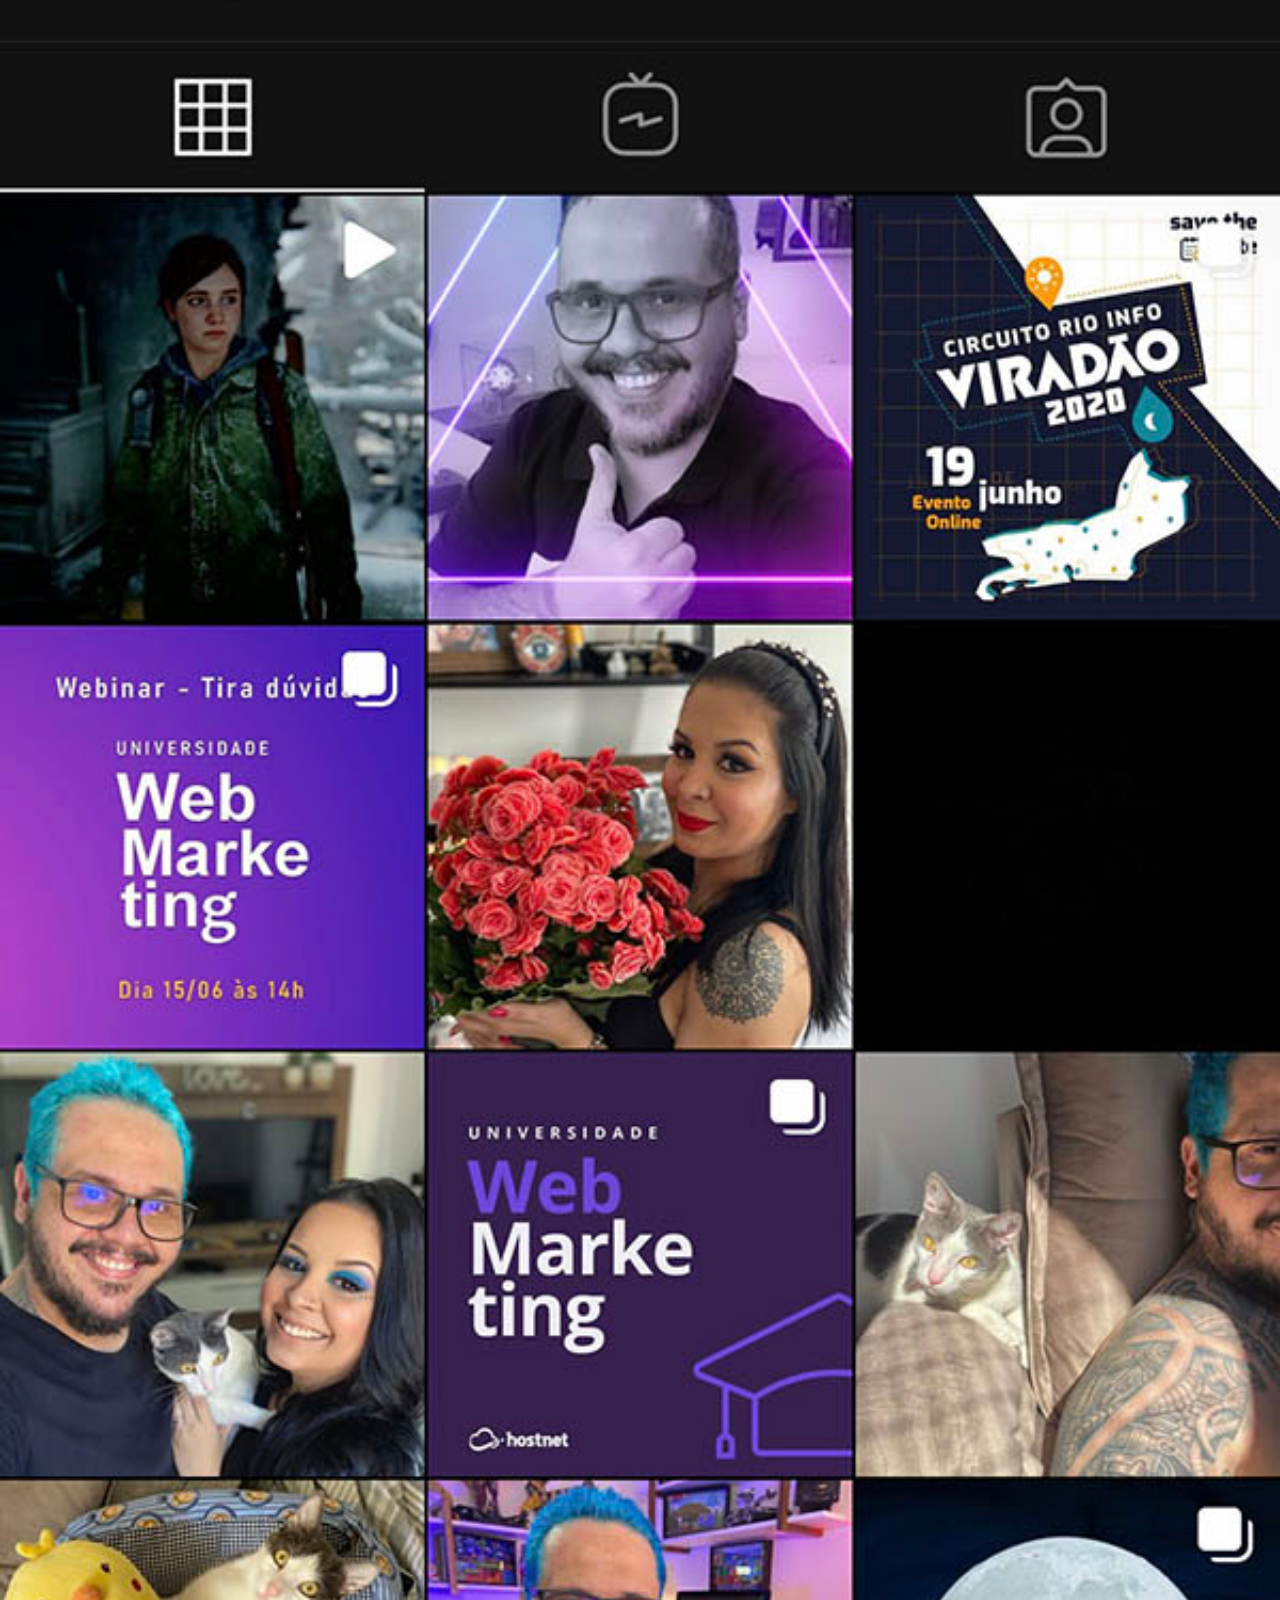
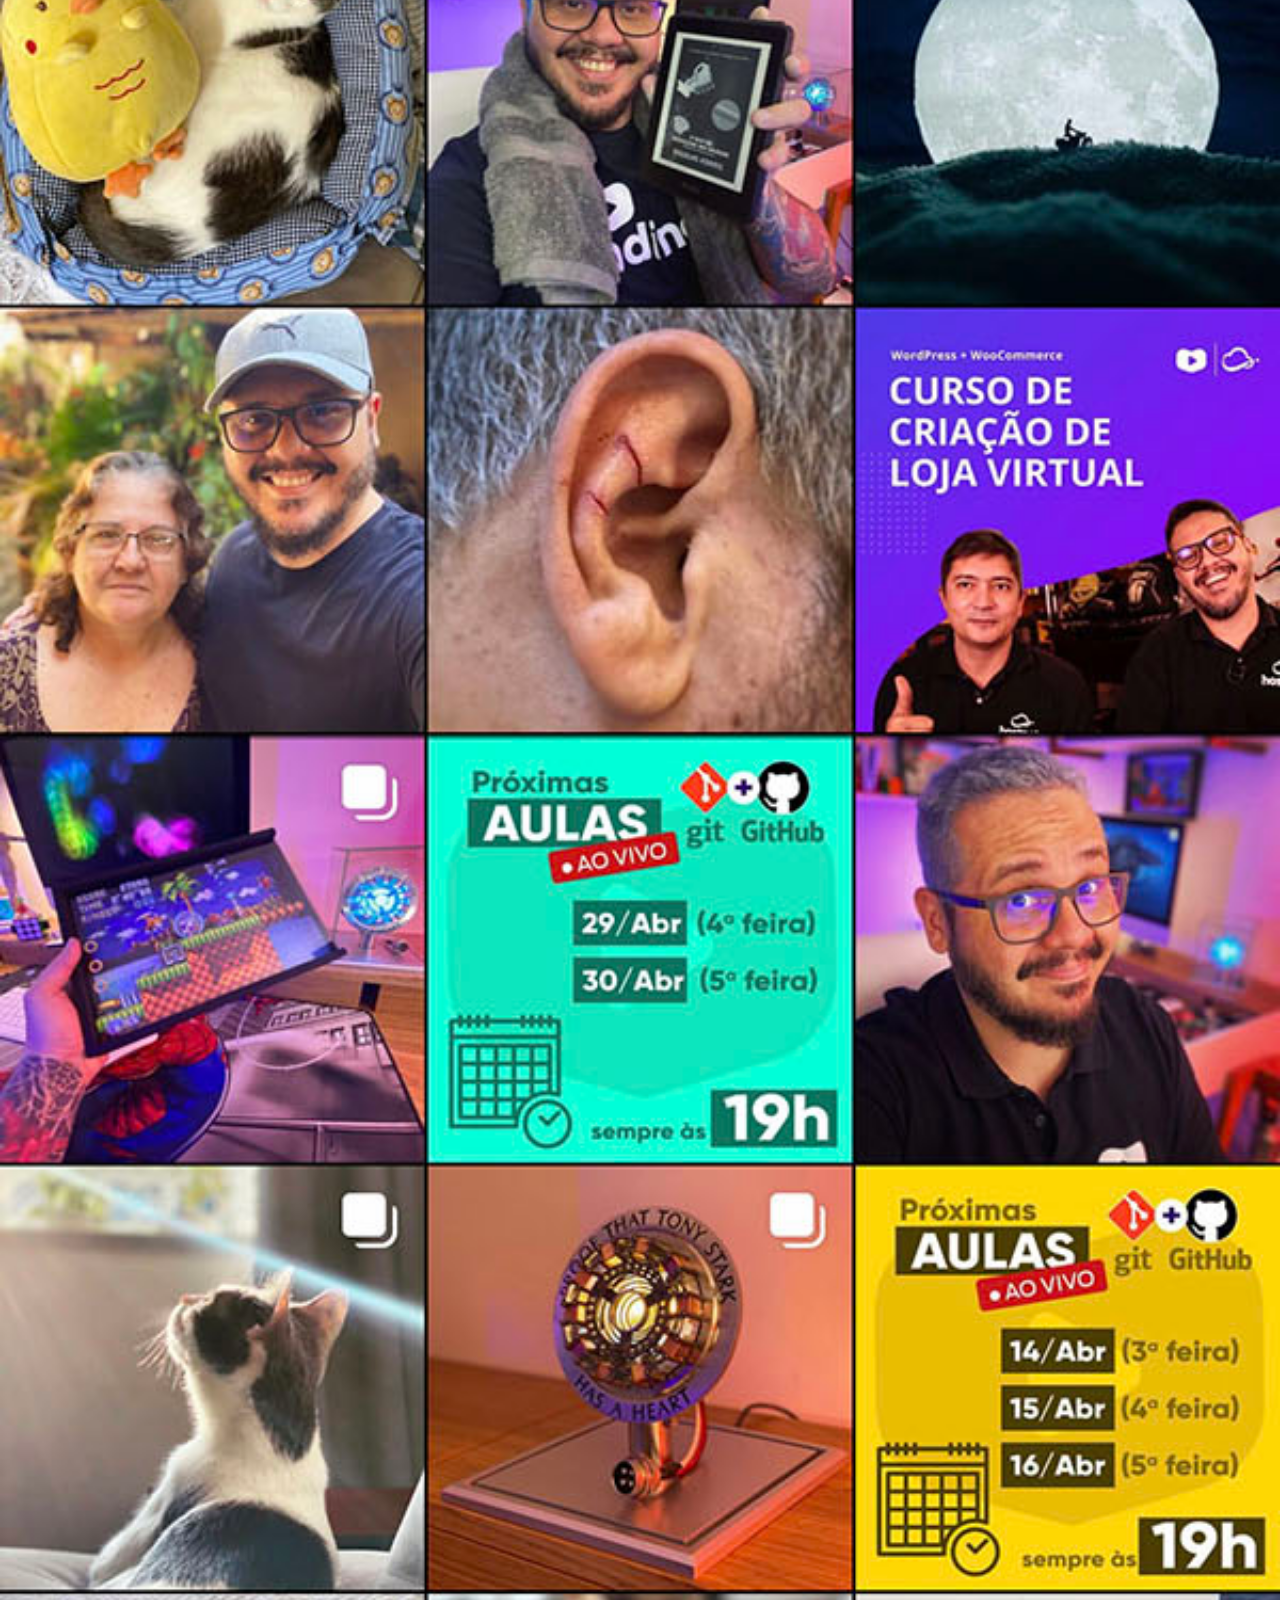
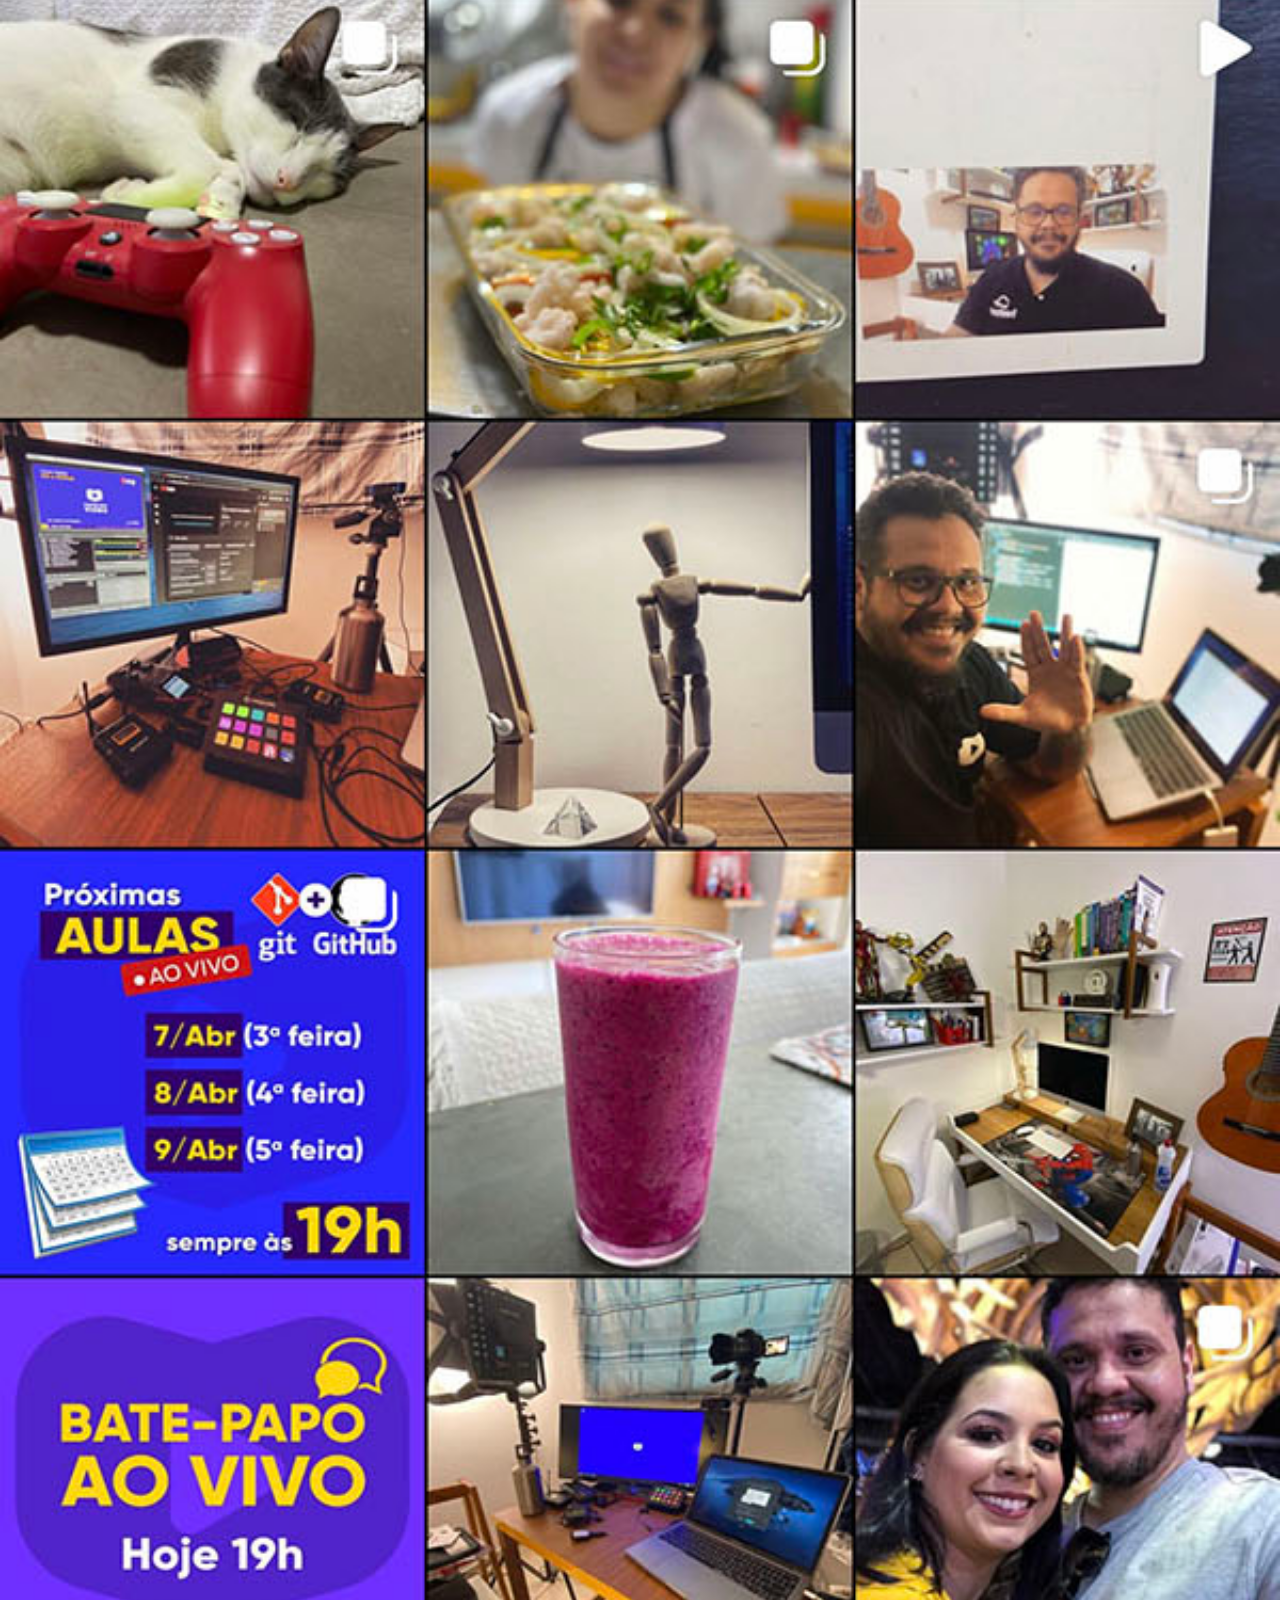
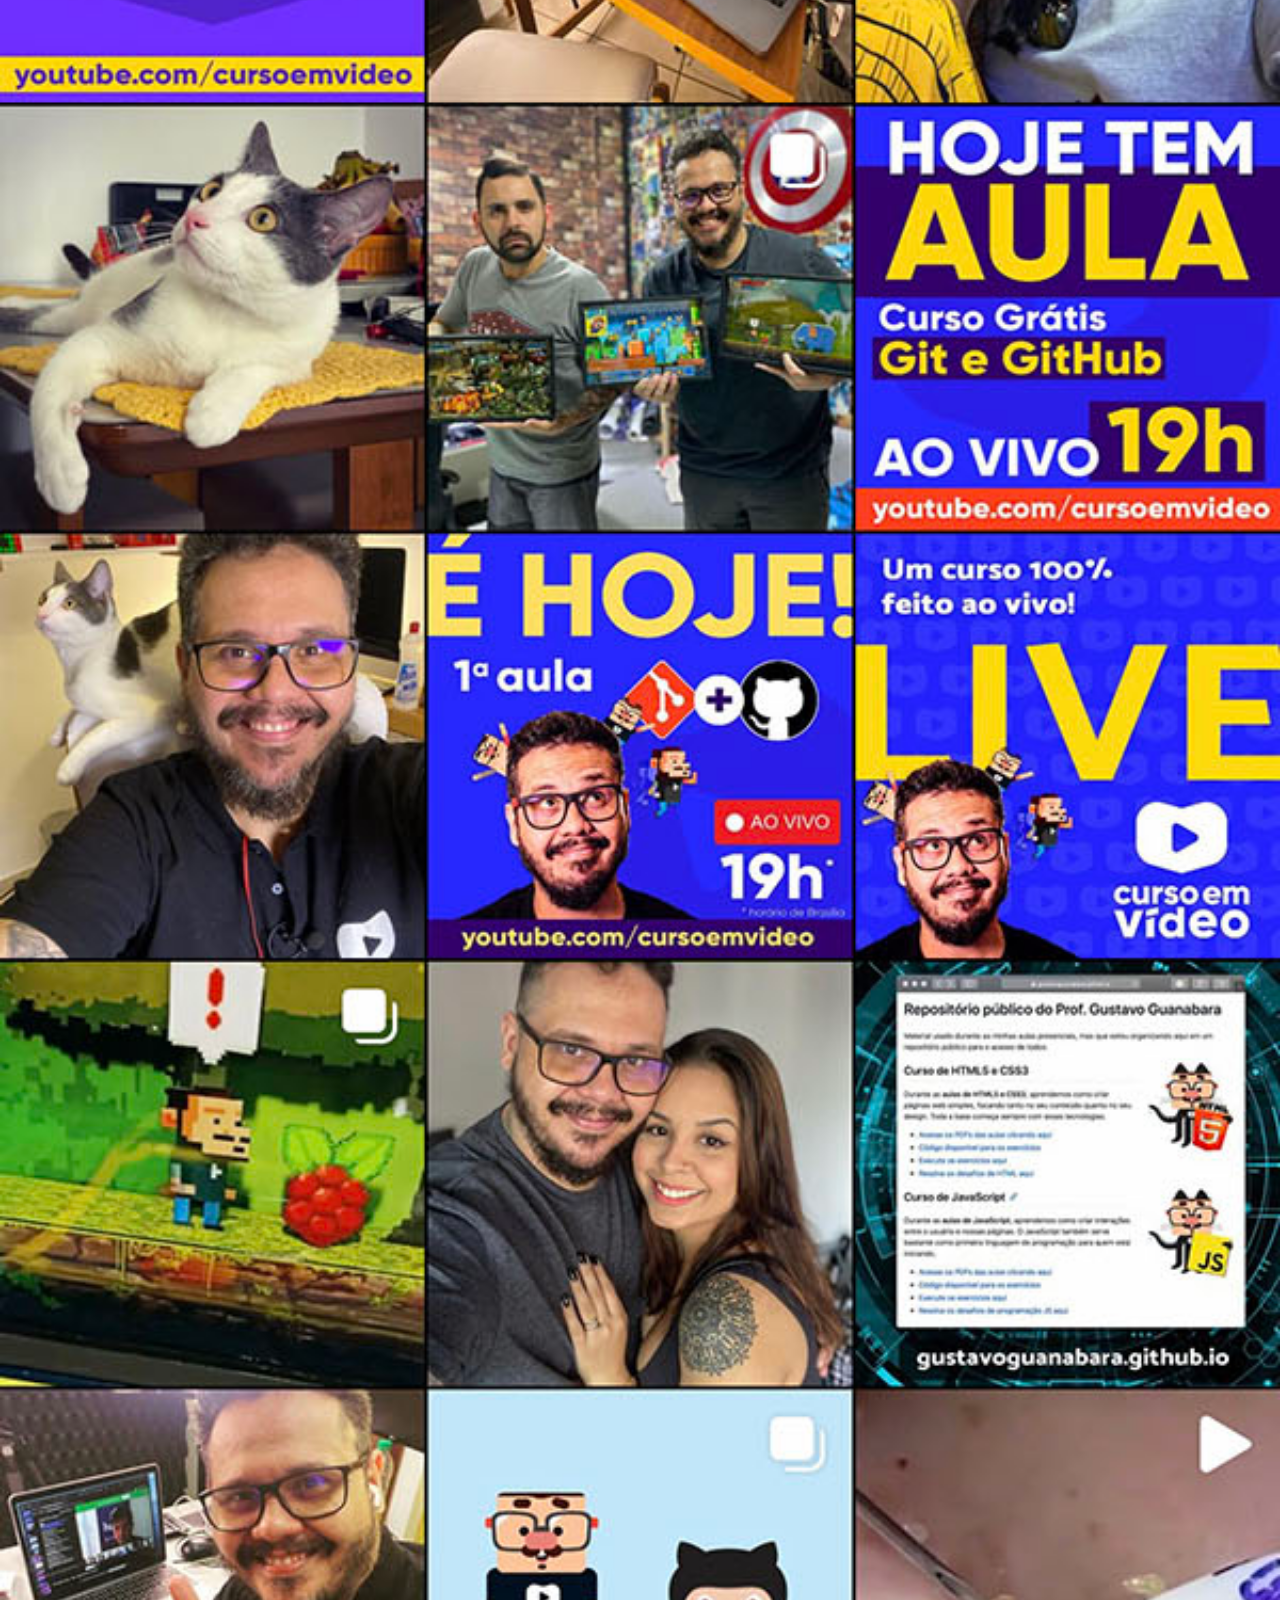
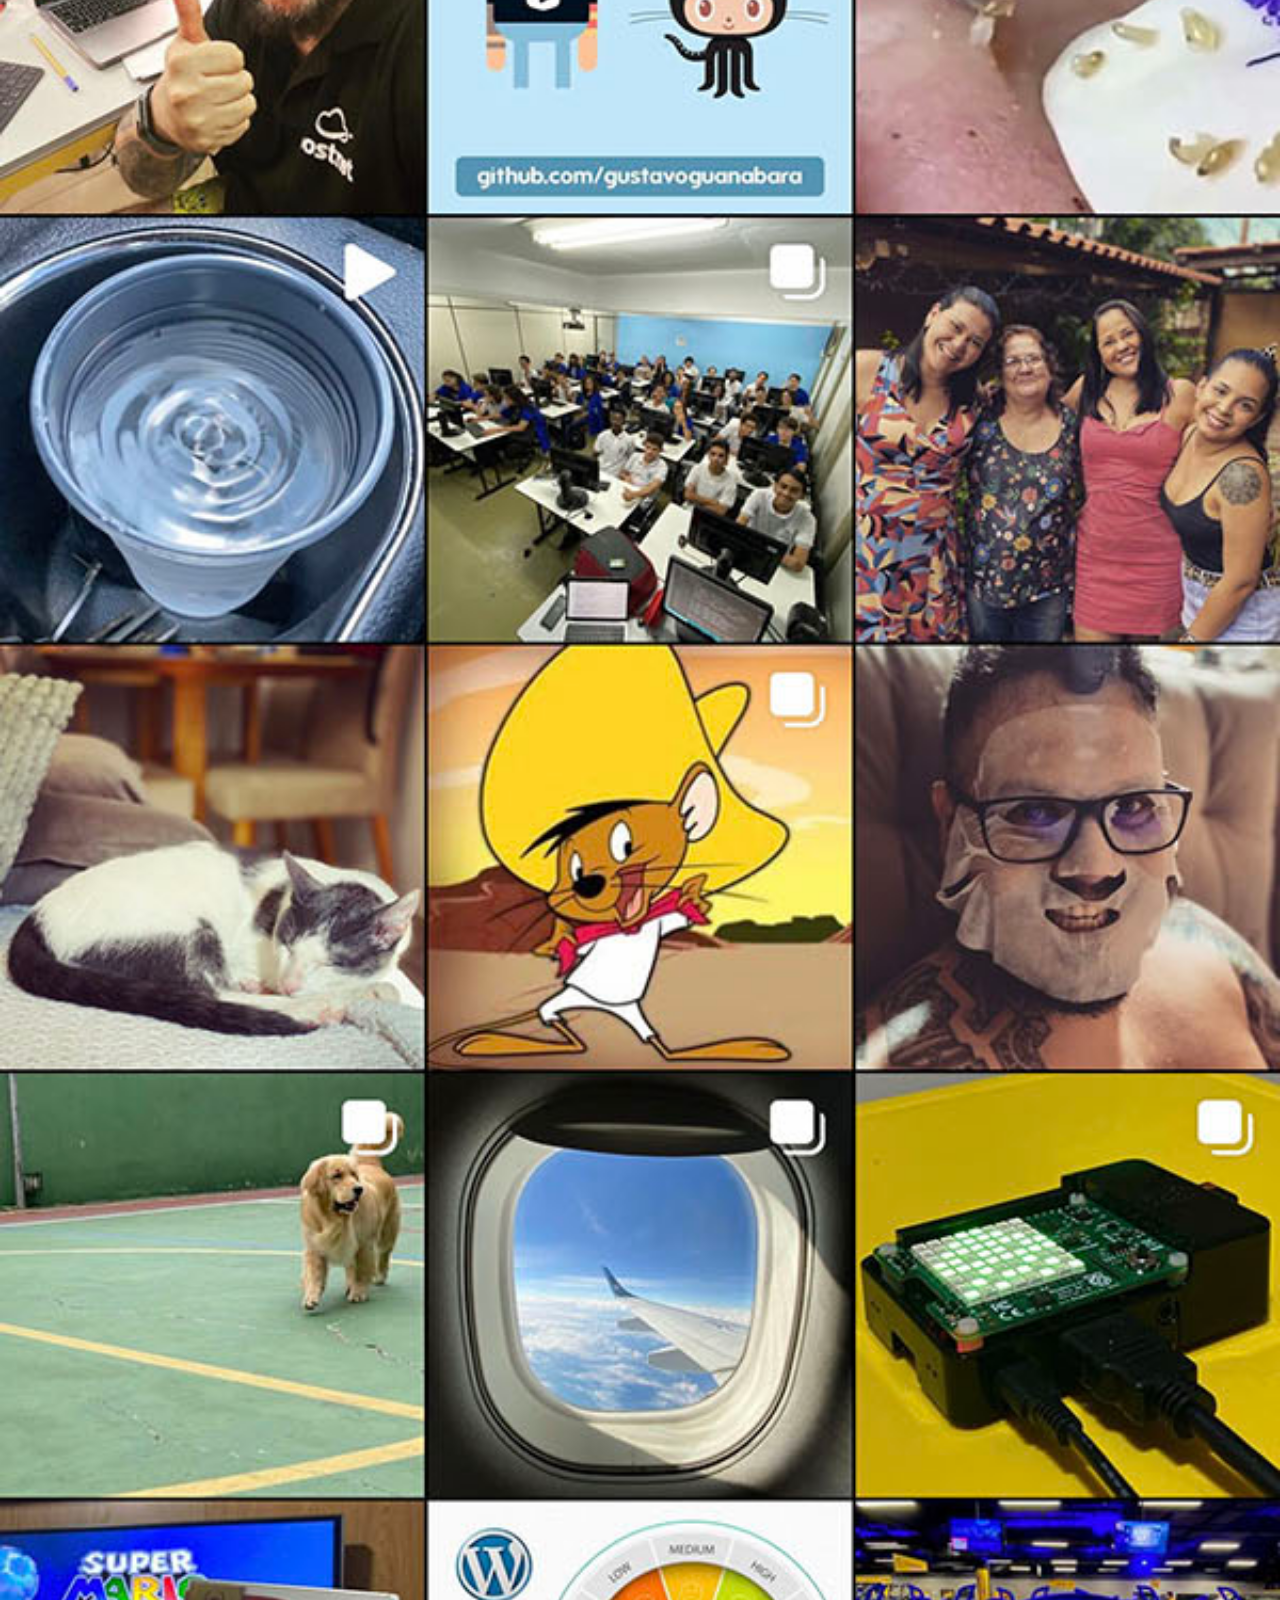
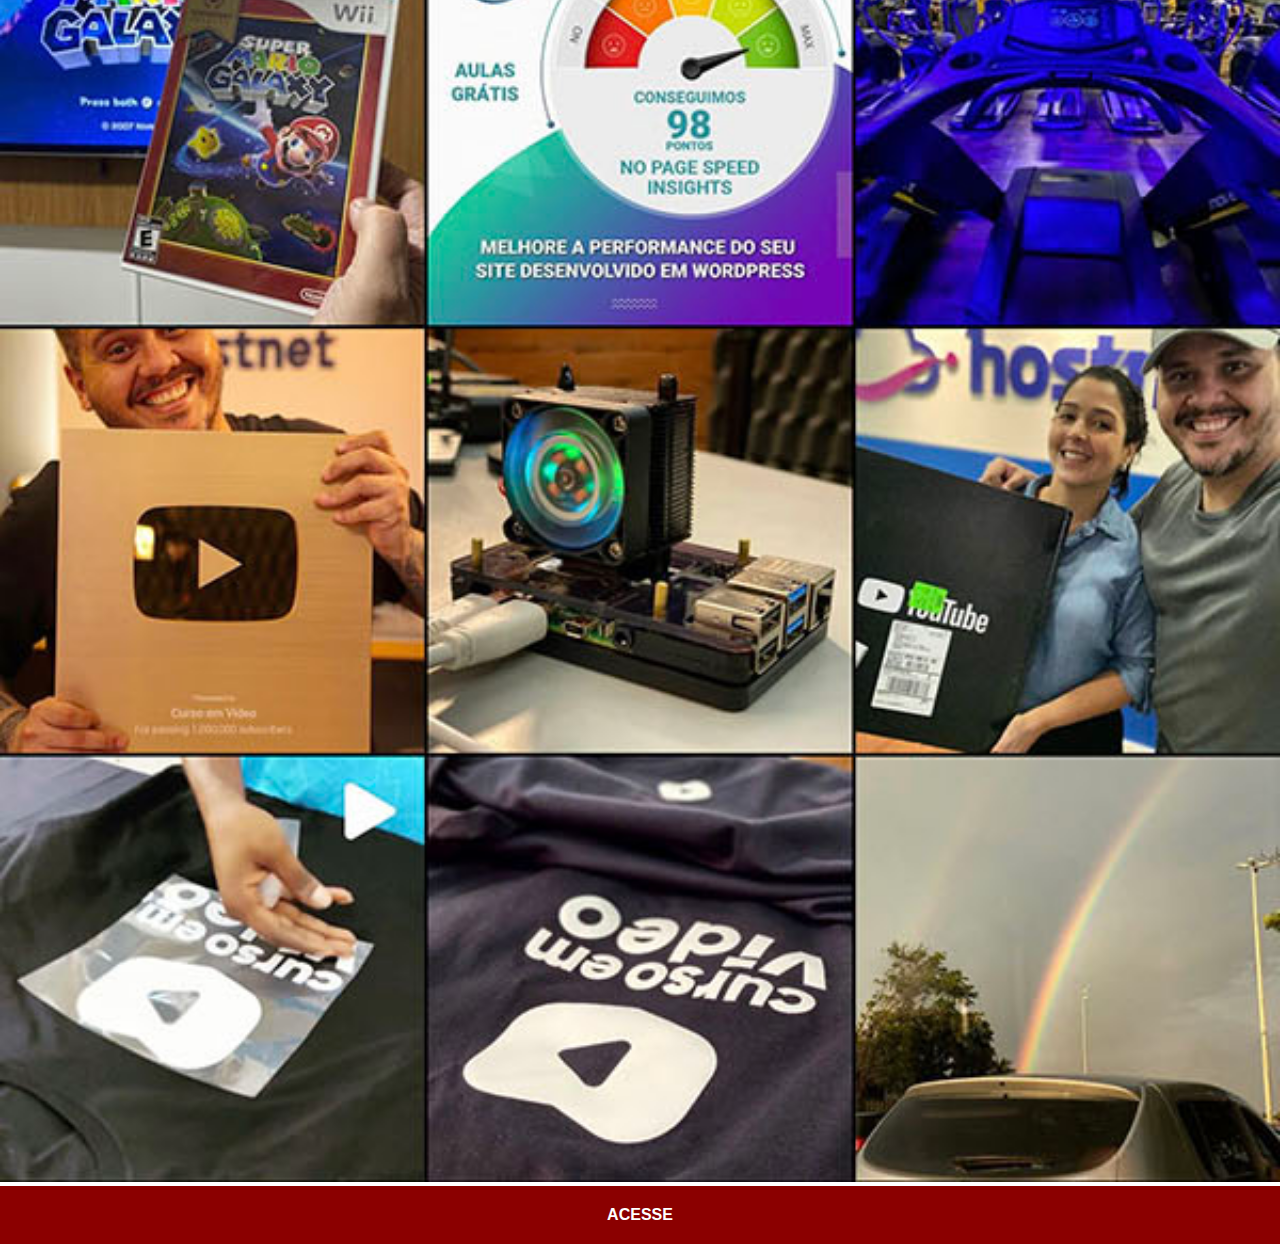
<file: instagram.html>
<!DOCTYPE html>
<html lang="pt-br">
<head>
    <meta charset="UTF-8">
    <meta http-equiv="X-UA-Compatible" content="IE=edge">
    <meta name="viewport" content="width=device-width, initial-scale=1.0">
    <link rel="stylesheet" href="estilos/css/instagram.css">
    <title>Instagram</title>
</head>
<body>
    <img src="estilos/imagens/tela-instagram.jpg" alt="tela-instagram">
    <a href="https://www.instagram.com/gustavo.cr20/" target="_blank">ACESSE</a>
</body>
</html>
</file>
<file: estilos/css/style.css>
@charset "UTF-8";
*{
    padding: 0px;
    margin: 0px;
    font-family: Arial, Helvetica, sans-serif;
}
html, body{
    height: 100vh;
    width: 100vw;
    background-color: black;
}
body{
    background: url('../imagens/fundo-madeira.jpg') no-repeat top center;
    background-size: cover;
    background-attachment: fixed;
}
main{
    position: relative;
    height: 90vh;
}
section#celular{
    position: absolute;
    top: 55%;
    left: 50%;
    transform: translate(-50%, -50%);
    height: 627px;
    width: 311px;
    background-image: url('../imagens/frame-iphone.png');
    background-repeat: no-repeat;
}
iframe#tela{
    position: relative;
    top: 80px;
    left: 22px;
    width: 267px;
    height: 471px;
}
section#redes-sociais{
    display: flex;
    flex-direction: column;
    align-items: flex-end;
}
section#redes-sociais > a > img{
    border-radius: 50%;
    margin: 10px;
    width: 50px;
    box-shadow: 2px 2px 5px rgba(0, 0, 0, 0.400);
    box-sizing: border-box;
}
section#redes-sociais img:hover{
    border: 2px solid rgba(255, 255, 255, 0.637);
    transform: translate(-3px, -3px);
    box-shadow: 5px 5px 10px rgba(0, 0, 0, 0.623);
    transition: transform .3s, border 1s;
}
</file>
<file: estilos/css/facebook.css>
@charset "UTF-8";
*{
    margin: 0px;
    padding: 0px;
    font-family: Arial, Helvetica, sans-serif;
}
img{
    width: 100vw;
}
::-webkit-scrollbar{
    width: 0px;
    height: 0px;
}
a{
    display: block;
    color: white;
    background-color: darkred;
    padding: 20px;
    text-align: center;
    font-weight: bolder;
    text-decoration: none;
}
a:hover{
    background-color: red;
}
</file>
<file: estilos/css/github.css>
@charset "UTF-8";
*{
    margin: 0px;
    padding: 0px;
    font-family: Arial, Helvetica, sans-serif;
}
img{
    width: 100vw;
}
::-webkit-scrollbar{
    width: 0px;
    height: 0px;
}
a{
    display: block;
    color: white;
    background-color: darkred;
    padding: 20px;
    text-align: center;
    font-weight: bolder;
    text-decoration: none;
}
a:hover{
    background-color: red;
}
</file>
<file: estilos/css/instagram.css>
@charset "UTF-8";
*{
    margin: 0px;
    padding: 0px;
    font-family: Arial, Helvetica, sans-serif;
}
img{
    width: 100vw;
}
::-webkit-scrollbar{
    width: 0px;
    height: 0px;
}
a{
    display: block;
    color: white;
    background-color: darkred;
    padding: 20px;
    text-align: center;
    font-weight: bolder;
    text-decoration: none;
}
a:hover{
    background-color: red;
}
</file>
